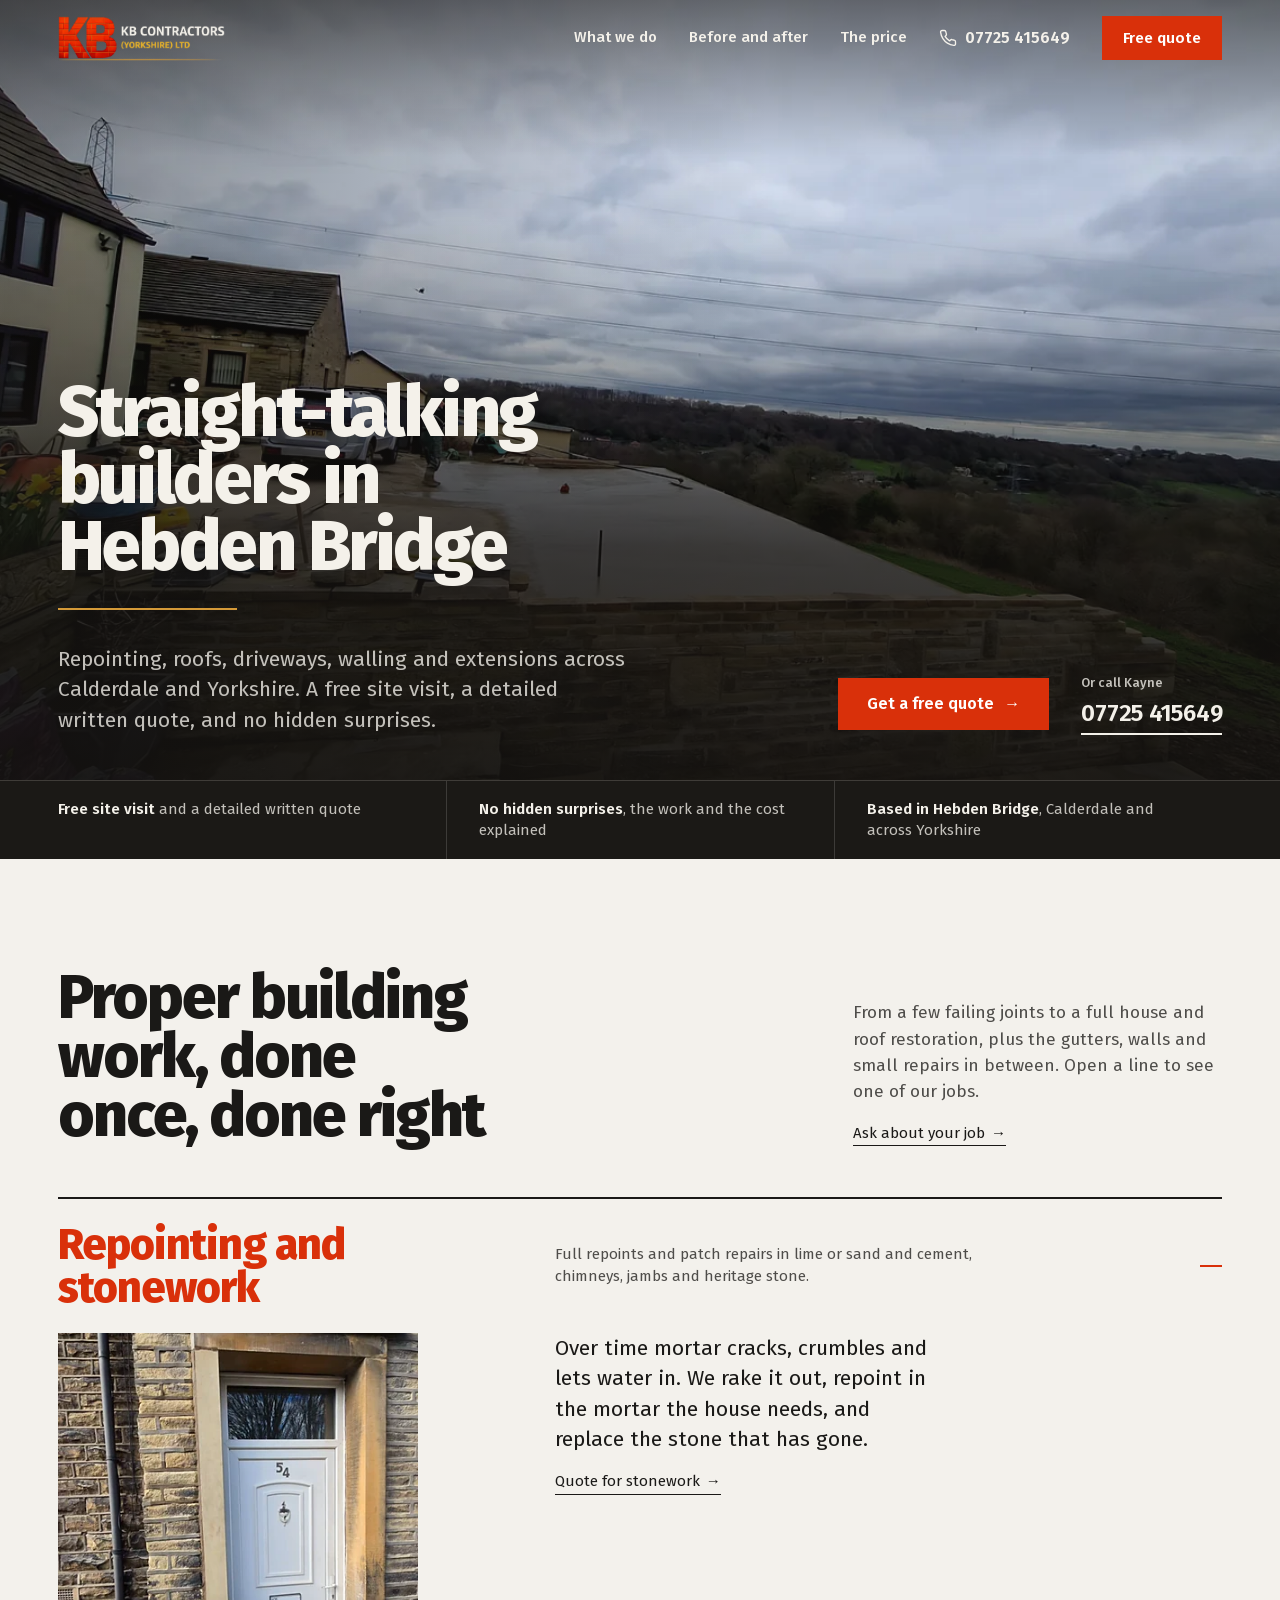
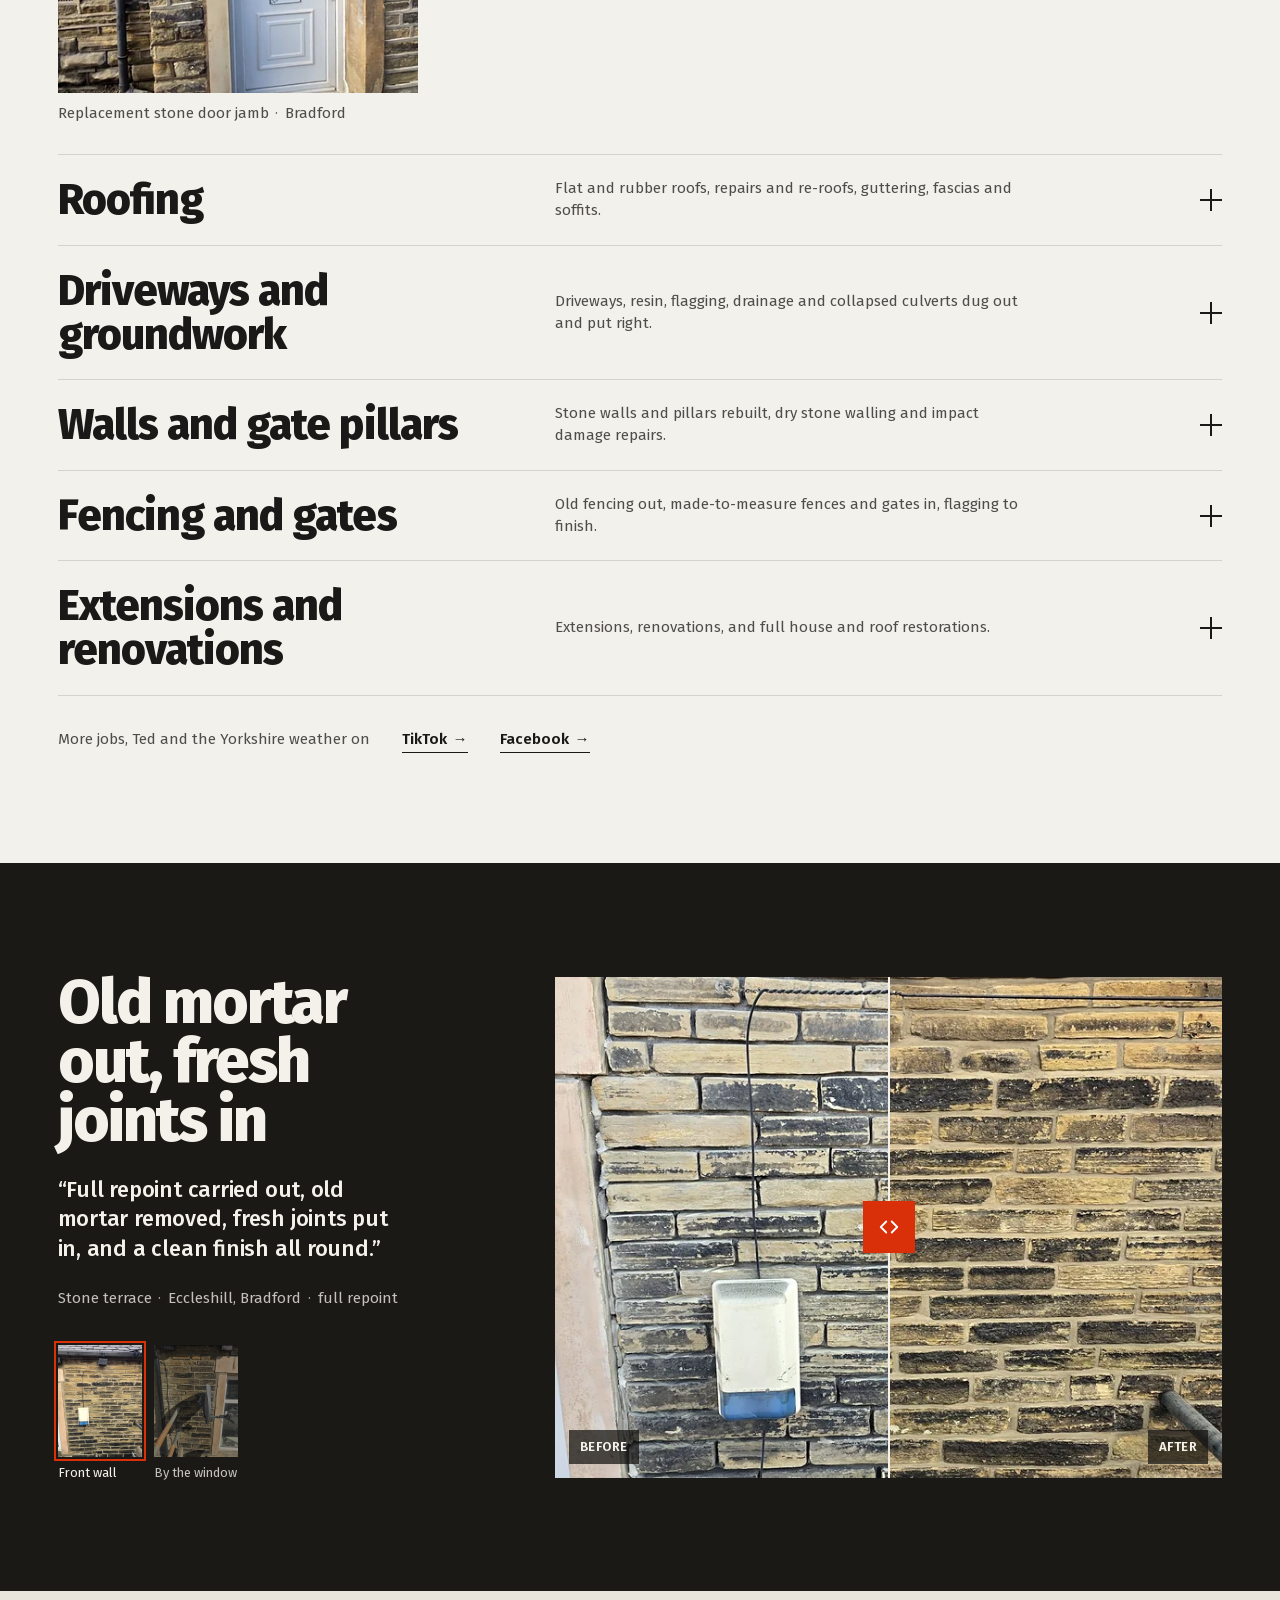
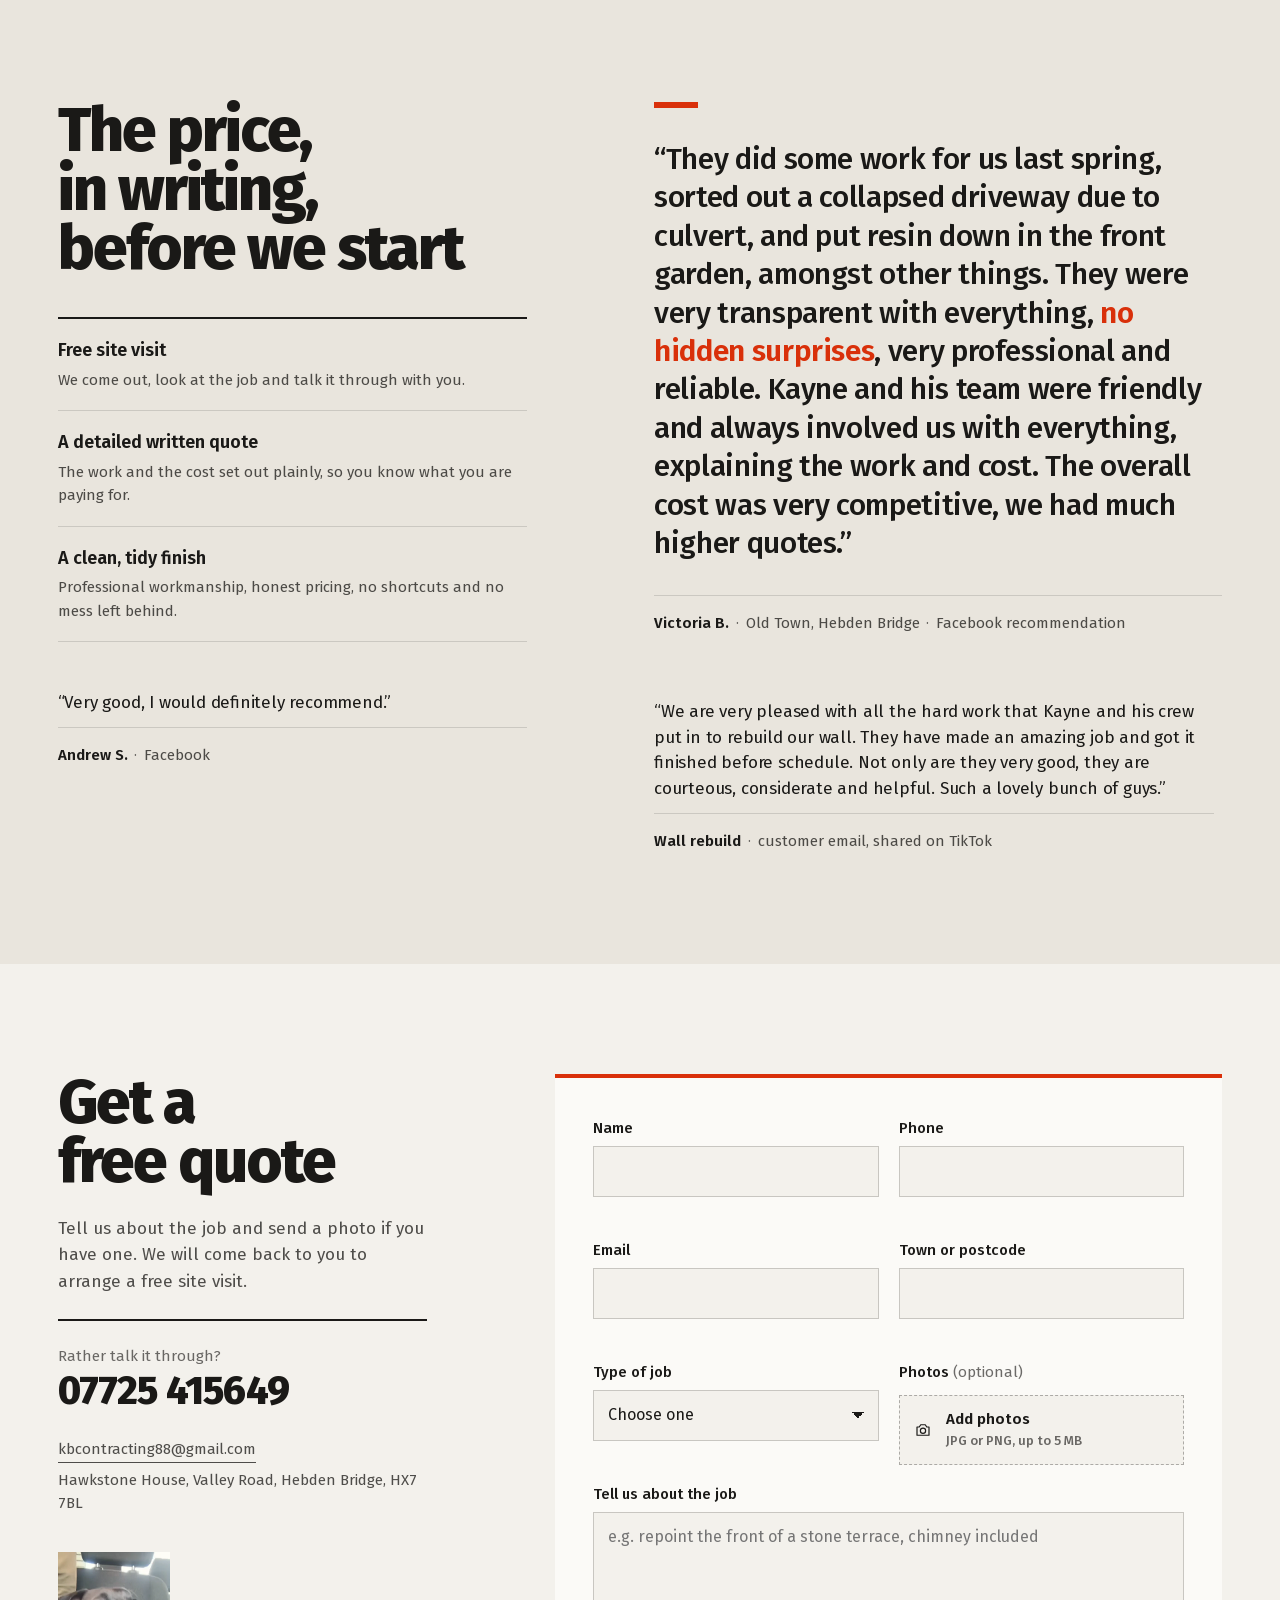
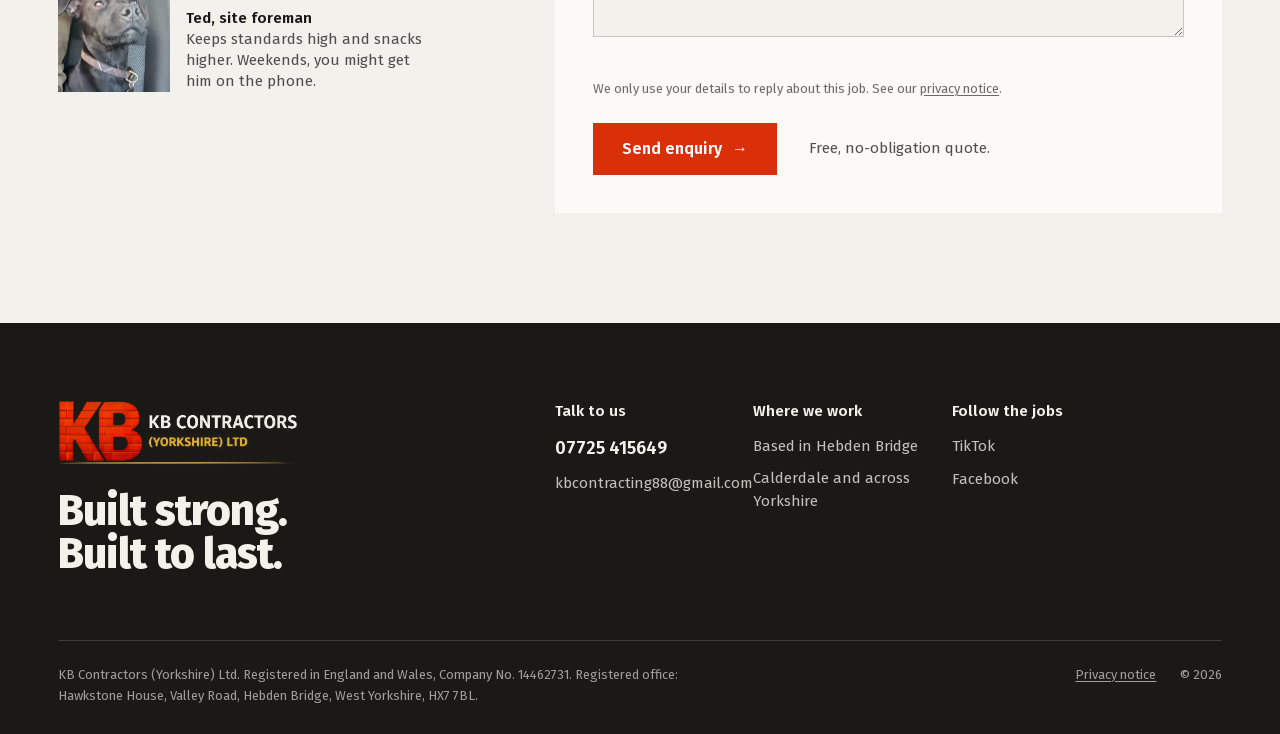
<file: index.html>
<!doctype html>
<html lang="en-GB">
<head>
<meta charset="utf-8">
<meta name="viewport" content="width=device-width, initial-scale=1, viewport-fit=cover">
<title>KB Contractors | Builders in Hebden Bridge, Calderdale and Yorkshire</title>
<meta name="description" content="Builders based in Hebden Bridge: repointing and stonework, roofing, driveways, fencing and extensions across Calderdale and Yorkshire. Free site visit and a detailed written quote. Call 07725 415649.">
<meta name="theme-color" content="#1B1916">
<link rel="canonical" href="https://kbcontractorsyorkshire.co.uk/">
<meta property="og:type" content="website">
<meta property="og:title" content="KB Contractors | Straight-talking builders in Hebden Bridge">
<meta property="og:description" content="Repointing, roofs, driveways, fencing and extensions across Calderdale and Yorkshire. Free site visit and a detailed written quote.">
<meta property="og:image" content="https://kbcontractorsyorkshire.co.uk/og.jpg">
<meta property="og:locale" content="en_GB">
<link rel="icon" href="favicon-32.png" sizes="32x32" type="image/png">
<link rel="apple-touch-icon" href="apple-touch-icon.png">
<link rel="preload" href="fonts/fira-800.woff2" as="font" type="font/woff2" crossorigin>
<link rel="preload" href="fonts/fira-400.woff2" as="font" type="font/woff2" crossorigin>
<link rel="preload" as="image" imagesrcset="img/hero-m-640.webp 640w, img/hero-m-960.webp 960w, img/hero-m-1280.webp 1280w, img/hero-m-1440.webp 1440w" imagesizes="100vw" media="(max-width: 759px)" fetchpriority="high">
<link rel="preload" as="image" imagesrcset="img/hero-1280.webp 1280w, img/hero-1920.webp 1920w, img/hero-2560.webp 2560w, img/hero-3200.webp 3200w, img/hero-6400.webp 6400w" imagesizes="100vw" media="(min-width: 760px)" fetchpriority="high">
<script>(function(d){d.classList.add('js');d.classList.add('no-intro')})(document.documentElement)</script>
<link rel="stylesheet" href="css/site.css?v=394176">
<script type="application/ld+json">{"@context": "https://schema.org", "@type": "GeneralContractor", "name": "KB Contractors (Yorkshire) Ltd", "alternateName": "KB Contractors", "url": "https://kbcontractorsyorkshire.co.uk/", "telephone": "+447725415649", "email": "kbcontracting88@gmail.com", "image": "https://kbcontractorsyorkshire.co.uk/og.jpg", "logo": "https://kbcontractorsyorkshire.co.uk/img/logo-lockup.png", "address": {"@type": "PostalAddress", "streetAddress": "Hawkstone House, Valley Road", "addressLocality": "Hebden Bridge", "addressRegion": "West Yorkshire", "postalCode": "HX7 7BL", "addressCountry": "GB"}, "areaServed": ["Hebden Bridge", "Calderdale", "West Yorkshire"], "sameAs": ["https://www.facebook.com/kbcontractorsyorkshire", "https://www.tiktok.com/@kbcontracting123"]}</script>
</head>
<body id="top">
<a class="skip" href="#main">Skip to content</a>

<header class="hd" data-nav>
  <div class="wrap hd__row">
    <a class="hd__logo" href="#top" aria-label="KB Contractors (Yorkshire) Ltd, back to top">
      <img class="is-dark" src="img/logo-lockup-dark.png" width="889" height="239" alt="KB Contractors (Yorkshire) Ltd">
      <img class="is-light" src="img/logo-lockup.png" width="889" height="239" alt="KB Contractors (Yorkshire) Ltd">
    </a>
    <nav class="hd__nav" aria-label="Main">
      <ul>
        <li><a href="#services">What we do</a></li>
        <li><a href="#repoint">Before and after</a></li>
        <li><a href="#price">The price</a></li>
      </ul>
    </nav>
    <a class="hd__tel tel" href="tel:+447725415649" aria-label="Call 07725 415649"><svg class="ico" viewBox="0 0 24 24" fill="none" stroke="currentColor" stroke-width="1.8" stroke-linecap="round" stroke-linejoin="round" aria-hidden="true"><path d="M22 16.9v3a2 2 0 0 1-2.2 2 19.8 19.8 0 0 1-8.6-3.1 19.5 19.5 0 0 1-6-6A19.8 19.8 0 0 1 2.1 4.2 2 2 0 0 1 4.1 2h3a2 2 0 0 1 2 1.7c.1.9.4 1.9.7 2.8a2 2 0 0 1-.5 2.1L8.1 9.9a16 16 0 0 0 6 6l1.3-1.3a2 2 0 0 1 2.1-.4c.9.3 1.8.6 2.8.7a2 2 0 0 1 1.7 2z"/></svg><span>07725 415649</span></a>
    <a class="btn btn--accent hd__cta" href="#quote">Free quote</a>
  </div>
</header>

<main id="main">
<section class="hero" data-hero data-callbar-hero aria-labelledby="h1">
  <picture class="hero__ph">
    <source media="(max-width: 759px)" srcset="img/hero-m-640.webp 640w, img/hero-m-960.webp 960w, img/hero-m-1280.webp 1280w, img/hero-m-1440.webp 1440w" sizes="100vw">
    <img src="img/hero-1920.webp" srcset="img/hero-1280.webp 1280w, img/hero-1920.webp 1920w, img/hero-2560.webp 2560w, img/hero-3200.webp 3200w, img/hero-6400.webp 6400w" sizes="100vw" width="6400" height="3600" alt="A new Yorkshire stone wall and concrete slab above the valley, with the KB pickup parked by the house" fetchpriority="high" decoding="async">
  </picture>
  <div class="wrap hero__base">
    <h1 id="h1" class="t-hero hero__h1 rv">Straight-talking builders in Hebden Bridge<span class="rule-gold" aria-hidden="true"></span></h1>
    <div class="hero__row">
      <p class="hero__lead rv" style="--delay:90ms"><span class="m-hide">Repointing, roofs, driveways, walling and extensions across Calderdale and Yorkshire. A free site visit, a detailed written quote, and no hidden surprises.</span><span class="m-only">Free site visit, written quote, no hidden surprises. Calderdale and across Yorkshire.</span></p>
      <div class="hero__act rv" style="--delay:160ms">
        <a class="btn btn--accent" href="#quote">Get a free quote <span class="btn__arr" aria-hidden="true">→</span></a>
        <a class="hero__tel" href="tel:+447725415649"><small>Or call Kayne</small><span>07725 415649</span></a>
      </div>
    </div>
  </div>
</section>

<div class="facts" aria-label="In short">
  <ul class="wrap">
    <li><b>Free site visit</b> and a detailed written quote</li>
    <li><b>No hidden surprises</b>, the work and the cost explained</li>
    <li><b>Based in Hebden Bridge</b>, Calderdale and across Yorkshire</li>
  </ul>
</div>

<section class="sec svc" id="services" aria-labelledby="svc-h">
  <div class="wrap">
    <header class="svc__head">
      <h2 id="svc-h" class="t-display rv">Proper building work, done once, done right</h2>
      <div class="svc__intro rv" style="--delay:90ms">
        <p>From a few failing joints to a full house and roof restoration, plus the gutters, walls and small repairs in between. Open a line to see one of our jobs.</p>
        <a class="link link--arrow t-small" href="#quote">Ask about your job</a>
      </div>
    </header>
    <div class="svc__list">
      <details class="svc__row" open>
        <summary class="svc__sum">
          <h3 class="svc__title">Repointing and stonework</h3>
          <span class="svc__desc">Full repoints and patch repairs in lime or sand and cement, chimneys, jambs and heritage stone.</span>
          <span class="svc__mark" aria-hidden="true"></span>
        </summary>
        <div class="svc__panel"><div class="svc__inner"><div class="svc__body">
          <div class="svc__copy">
            <p>Over time mortar cracks, crumbles and lets water in. We rake it out, repoint in the mortar the house needs, and replace the stone that has gone.</p>
            <a class="link link--arrow t-small" href="#quote" aria-label="Get a quote for stonework">Quote for stonework</a>
          </div>
          <figure class="svc__fig">
            <div class="ph"><img src="img/jamb-576.webp" srcset="img/jamb-400.webp 400w, img/jamb-576.webp 576w" sizes="(max-width: 759px) 92vw, (max-width: 1023px) 46vw, 30vw" width="576" height="720" alt="A stone terraced house with a new stone door jamb and a white front door" loading="lazy" decoding="async"></div>
            <figcaption class="t-caption">Replacement stone door jamb<span class="dot"></span>Bradford</figcaption>
          </figure>
        </div></div></div>
      </details>
      <details class="svc__row">
        <summary class="svc__sum">
          <h3 class="svc__title">Roofing</h3>
          <span class="svc__desc">Flat and rubber roofs, repairs and re-roofs, guttering, fascias and soffits.</span>
          <span class="svc__mark" aria-hidden="true"></span>
        </summary>
        <div class="svc__panel"><div class="svc__inner"><div class="svc__body">
          <div class="svc__copy">
            <p>A new flat roof with rooflights in Harrogate, filmed on the day it was finished.</p>
            <a class="link link--arrow t-small" href="#quote" aria-label="Get a quote for a roof">Quote for a roof</a>
          </div>
          <figure class="svc__fig">
            <div class="ph" data-clip><img src="img/roof-576.webp" srcset="img/roof-400.webp 400w, img/roof-576.webp 576w" sizes="(max-width: 759px) 92vw, (max-width: 1023px) 46vw, 30vw" width="576" height="720" alt="A new grey flat roof with a rooflight beside a white bungalow and garden" loading="lazy" decoding="async"><video muted playsinline loop preload="none" width="576" height="720" data-mp4="video/roof.mp4" data-webm="video/roof.webm" aria-hidden="true"></video></div>
            <figcaption class="t-caption">Flat roof with rooflights<span class="dot"></span>Harrogate</figcaption>
          </figure>
        </div></div></div>
      </details>
      <details class="svc__row">
        <summary class="svc__sum">
          <h3 class="svc__title">Driveways and groundwork</h3>
          <span class="svc__desc">Driveways, resin, flagging, drainage and collapsed culverts dug out and put right.</span>
          <span class="svc__mark" aria-hidden="true"></span>
        </summary>
        <div class="svc__panel"><div class="svc__inner"><div class="svc__body">
          <div class="svc__copy">
            <p>In our words at the time: driveway finished, collapsed culvert chased out, pipe in, limestone finish.</p>
            <a class="link link--arrow t-small" href="#quote" aria-label="Get a quote for a driveway">Quote for a driveway</a>
          </div>
          <figure class="svc__fig">
            <div class="ph"><img src="img/culvert-750.webp" srcset="img/culvert-400.webp 400w, img/culvert-600.webp 600w, img/culvert-750.webp 750w" sizes="(max-width: 759px) 92vw, (max-width: 1023px) 46vw, 30vw" width="750" height="938" alt="A rebuilt limestone driveway between a stone wall and a timber fence" loading="lazy" decoding="async"></div>
            <figcaption class="t-caption">Collapsed culvert, new pipe, limestone finish</figcaption>
          </figure>
        </div></div></div>
      </details>
      <details class="svc__row">
        <summary class="svc__sum">
          <h3 class="svc__title">Walls and gate pillars</h3>
          <span class="svc__desc">Stone walls and pillars rebuilt, dry stone walling and impact damage repairs.</span>
          <span class="svc__mark" aria-hidden="true"></span>
        </summary>
        <div class="svc__panel"><div class="svc__inner"><div class="svc__body">
          <div class="svc__copy">
            <p>Walls that have been knocked down or have fallen down, rebuilt stone by stone so they still look like they belong to the house.</p>
            <a class="link link--arrow t-small" href="#quote" aria-label="Get a quote for a wall">Quote for a wall</a>
          </div>
          <figure class="svc__fig">
            <div class="ph"><img src="img/walling-2304.webp" srcset="img/walling-400.webp 400w, img/walling-600.webp 600w, img/walling-800.webp 800w, img/walling-1000.webp 1000w, img/walling-1200.webp 1200w, img/walling-2304.webp 2304w" sizes="(max-width: 759px) 92vw, (max-width: 1023px) 46vw, 30vw" width="2304" height="2880" alt="A rebuilt sandstone gate pillar beside a cottage garden" loading="lazy" decoding="async"></div>
            <figcaption class="t-caption">Stone gate pillar rebuilt</figcaption>
          </figure>
        </div></div></div>
      </details>
      <details class="svc__row">
        <summary class="svc__sum">
          <h3 class="svc__title">Fencing and gates</h3>
          <span class="svc__desc">Old fencing out, made-to-measure fences and gates in, flagging to finish.</span>
          <span class="svc__mark" aria-hidden="true"></span>
        </summary>
        <div class="svc__panel"><div class="svc__inner"><div class="svc__body">
          <div class="svc__copy">
            <p>Old fencing removed and replaced with a built-up fence and gate, made to measure. Clean, straight lines and a proper finish all round.</p>
            <a class="link link--arrow t-small" href="#quote" aria-label="Get a quote for fencing">Quote for fencing</a>
          </div>
          <figure class="svc__fig">
            <div class="ph"><img src="img/fence-576.webp" srcset="img/fence-400.webp 400w, img/fence-576.webp 576w" sizes="(max-width: 759px) 92vw, (max-width: 1023px) 46vw, 30vw" width="576" height="720" alt="A new dark timber fence and gate on a stone base between two brick walls" loading="lazy" decoding="async"></div>
            <figcaption class="t-caption">Fence and gate<span class="dot"></span>Wakefield</figcaption>
          </figure>
        </div></div></div>
      </details>
      <details class="svc__row">
        <summary class="svc__sum">
          <h3 class="svc__title">Extensions and renovations</h3>
          <span class="svc__desc">Extensions, renovations, and full house and roof restorations.</span>
          <span class="svc__mark" aria-hidden="true"></span>
        </summary>
        <div class="svc__panel"><div class="svc__inner"><div class="svc__body">
          <div class="svc__copy">
            <p>This corner building had come down. We rebuilt the brickwork and the roof and handed it back as a working shop.</p>
            <a class="link link--arrow t-small" href="#quote" aria-label="Get a quote for building work">Quote for building work</a>
          </div>
          <figure class="svc__pair">
            <div class="ph"><img src="img/ashton-before-945.webp" srcset="img/ashton-before-400.webp 400w, img/ashton-before-600.webp 600w, img/ashton-before-800.webp 800w, img/ashton-before-945.webp 945w" sizes="(max-width: 759px) 46vw, (max-width: 1023px) 24vw, 22vw" width="945" height="1181" alt="The corner of a brick terrace collapsed into the street" loading="lazy" decoding="async"><span>Before</span></div>
            <div class="ph"><img src="img/ashton-after-1536.webp" srcset="img/ashton-after-400.webp 400w, img/ashton-after-600.webp 600w, img/ashton-after-800.webp 800w, img/ashton-after-1000.webp 1000w, img/ashton-after-1200.webp 1200w, img/ashton-after-1536.webp 1536w" sizes="(max-width: 759px) 46vw, (max-width: 1023px) 24vw, 22vw" width="1536" height="1920" alt="The same corner building rebuilt with a new roof and shopfront" loading="lazy" decoding="async"><span>After</span></div>
            <figcaption class="t-caption">Full house and roof restoration<span class="dot"></span>Ashton-under-Lyne</figcaption>
          </figure>
        </div></div></div>
      </details>
    </div>
    <p class="svc__foot">More jobs, Ted and the Yorkshire weather on <a class="link link--arrow" href="https://www.tiktok.com/@kbcontracting123" rel="noopener" target="_blank">TikTok</a> <a class="link link--arrow" href="https://www.facebook.com/kbcontractorsyorkshire" rel="noopener" target="_blank">Facebook</a></p>
  </div>
</section>

<section class="sec on-dark rp" id="repoint" data-client-only data-signature aria-labelledby="rp-h">
  <div class="wrap rp__grid">
    <div class="rp__text">
      <h2 id="rp-h" class="t-display rv">Old mortar out, fresh joints in</h2>
      <blockquote class="rp__q rv" style="--delay:90ms"><p>“Full repoint carried out, old mortar removed, fresh joints put in, and a clean finish all round.”</p></blockquote>
      <p class="rp__cap t-caption rv" style="--delay:150ms">Stone terrace<span class="dot"></span>Eccleshill, Bradford<span class="dot"></span>full repoint</p>
      <div class="rp__pick" role="group" aria-label="Choose a view of the same house">
        <button class="rp__btn" type="button" aria-pressed="true" data-pair="0"><img src="img/repoint-1-after-480.webp" width="84" height="112" alt="Front wall, after" loading="lazy"><span>Front wall</span></button>
        <button class="rp__btn" type="button" aria-pressed="false" data-pair="1"><img src="img/repoint-3-after-480.webp" width="84" height="112" alt="By the window, after" loading="lazy"><span>By the window</span></button>
      </div>
    </div>
    <div class="rp__stage">
      <div class="ba" data-ba style="--x:50%">
        <img class="ba__before" src="img/repoint-1-before-1459.webp" srcset="img/repoint-1-before-480.webp 480w, img/repoint-1-before-720.webp 720w, img/repoint-1-before-960.webp 960w, img/repoint-1-before-1200.webp 1200w, img/repoint-1-before-1459.webp 1459w" sizes="(max-width: 759px) 92vw, (max-width: 1023px) 560px, 52vw" width="1459" height="1945" alt="Before: the stone wall with old, failing dark mortar joints" loading="lazy" decoding="async">
        <img class="ba__after" src="img/repoint-1-after-1459.webp" srcset="img/repoint-1-after-480.webp 480w, img/repoint-1-after-720.webp 720w, img/repoint-1-after-960.webp 960w, img/repoint-1-after-1200.webp 1200w, img/repoint-1-after-1459.webp 1459w" sizes="(max-width: 759px) 92vw, (max-width: 1023px) 560px, 52vw" width="1459" height="1945" alt="After: the same wall repointed with fresh, clean joints" loading="lazy" decoding="async">
        <span class="ba__tag ba__tag--b" aria-hidden="true">Before</span>
        <span class="ba__tag ba__tag--a" aria-hidden="true">After</span>
        <span class="ba__line" aria-hidden="true"><span class="ba__knob"><svg viewBox="0 0 24 24" width="22" height="22" fill="none" stroke="currentColor" stroke-width="2" stroke-linecap="round" stroke-linejoin="round" aria-hidden="true"><path d="M9 6l-6 6 6 6M15 6l6 6-6 6"/></svg></span></span>
        <input class="ba__range" type="range" min="0" max="100" value="50" step="0.5" aria-label="Compare before and after">
      </div>
    </div>
  </div>
</section>

<section class="sec bg-2 straight" id="price" aria-labelledby="price-h">
  <div class="wrap straight__grid">
    <div class="straight__l">
      <h2 id="price-h" class="t-display rv">The price, in writing, before we start</h2>
      <ol class="steps">
        <li class="rv"><b>Free site visit</b><span>We come out, look at the job and talk it through with you.</span></li>
        <li class="rv" style="--delay:90ms"><b>A detailed written quote</b><span>The work and the cost set out plainly, so you know what you are paying for.</span></li>
        <li class="rv" style="--delay:180ms"><b>A clean, tidy finish</b><span>Professional workmanship, honest pricing, no shortcuts and no mess left behind.</span></li>
      </ol>
      <figure class="straight__aside rv">
        <blockquote class="review review--s"><p>“Very good, I would definitely recommend.”</p></blockquote>
        <figcaption class="review__who"><b>Andrew S.</b><span class="dot"></span>Facebook</figcaption>
      </figure>
    </div>
    <div class="straight__r">
      <figure class="rv" style="--delay:120ms">
        <span class="quote__mark" aria-hidden="true"></span>
        <blockquote class="review"><p>“They did some work for us last spring, sorted out a collapsed driveway due to culvert, and put resin down in the front garden, amongst other things. They were very transparent with everything, <mark>no hidden surprises</mark>, very professional and reliable.<span class="r-more"> Kayne and his team were friendly and always involved us with everything, explaining the work and cost. The overall cost was very competitive, we had much higher quotes.</span>”</p></blockquote>
        <figcaption class="review__who"><b>Victoria B.</b><span class="dot"></span>Old Town, Hebden Bridge<span class="dot"></span>Facebook recommendation</figcaption>
      </figure>
      <div class="review__more">
        <figure class="rv" style="--delay:200ms">
          <blockquote class="review review--s"><p>“We are very pleased with all the hard work that Kayne and his crew put in to rebuild our wall. They have made an amazing job and got it finished before schedule. Not only are they very good, they are courteous, considerate and helpful. Such a lovely bunch of guys.”</p></blockquote>
          <figcaption class="review__who"><b>Wall rebuild</b><span class="dot"></span>customer email, shared on TikTok</figcaption>
        </figure>
      </div>
    </div>
  </div>
</section>

<section class="sec qf" id="quote" aria-labelledby="quote-h">
  <div class="wrap qf__grid">
    <div class="qf__side">
      <h2 id="quote-h" class="t-display rv">Get a free quote</h2>
      <p class="rv" style="--delay:90ms">Tell us about the job and send a photo if you have one. We will come back to you to arrange a free site visit.</p>
      <div class="qf__call rv" style="--delay:150ms">
        <small>Rather talk it through?</small>
        <a class="tel" href="tel:+447725415649">07725 415649</a>
      </div>
      <div class="qf__meta">
        <a class="link" href="mailto:kbcontracting88@gmail.com">kbcontracting88@gmail.com</a>
        <span>Hawkstone House, Valley Road, Hebden Bridge, HX7 7BL</span>
      </div>
      <figure class="ted">
        <div class="ph"><img src="img/ted-600.webp" srcset="img/ted-400.webp 400w, img/ted-600.webp 600w" sizes="112px" width="600" height="750" alt="Ted, a black Staffie cross, strapped into the van seat" loading="lazy" decoding="async"></div>
        <figcaption><b>Ted, site foreman</b>Keeps standards high and snacks higher. Weekends, you might get him on the phone.</figcaption>
      </figure>
    </div>
    <div class="qf__panel">
      <form class="qf__form" action="https://formsubmit.co/kbcontracting88@gmail.com" method="post" enctype="multipart/form-data" data-qf novalidate>
        <input type="hidden" name="_subject" value="New quote request from the website">
        <input type="hidden" name="_template" value="table">
        <input class="sr" type="text" name="_honey" tabindex="-1" autocomplete="off" aria-hidden="true">
        <div class="field" data-field>
          <label for="f-name">Name</label>
          <input id="f-name" name="name" type="text" autocomplete="name" required data-error="Please add your name" aria-describedby="f-name-m">
          <p class="msg" id="f-name-m" data-msg></p>
        </div>
        <div class="field" data-field>
          <label for="f-tel">Phone</label>
          <input id="f-tel" name="phone" type="tel" inputmode="tel" autocomplete="tel" required data-error="Please add a phone number we can call" aria-describedby="f-tel-m">
          <p class="msg" id="f-tel-m" data-msg></p>
        </div>
        <div class="field" data-field>
          <label for="f-mail">Email</label>
          <input id="f-mail" name="email" type="email" autocomplete="email" required data-error="Please add an email address" aria-describedby="f-mail-m">
          <p class="msg" id="f-mail-m" data-msg></p>
        </div>
        <div class="field" data-field>
          <label for="f-where">Town or postcode</label>
          <input id="f-where" name="location" type="text" autocomplete="postal-code" required data-error="Please tell us where the job is" aria-describedby="f-where-m">
          <p class="msg" id="f-where-m" data-msg></p>
        </div>
        <div class="field" data-field>
          <label for="f-type">Type of job</label>
          <select id="f-type" name="job_type" required data-error="Please pick the closest type of job" aria-describedby="f-type-m">
            <option value="">Choose one</option>
            <option>Repointing, brick or stonework</option>
            <option>Roofing, flat roof, gutters</option>
            <option>Driveway, resin, flagging</option>
            <option>Fencing and gates</option>
            <option>Extension or renovation</option>
            <option>Property maintenance</option>
            <option>Something else</option>
          </select>
          <p class="msg" id="f-type-m" data-msg></p>
        </div>
        <div class="field">
          <span class="flabel" id="f-files-l">Photos <i>(optional)</i></span>
          <label class="file">
            <svg class="ico" viewBox="0 0 24 24" fill="none" stroke="currentColor" stroke-width="1.6" stroke-linecap="round" stroke-linejoin="round" aria-hidden="true"><path d="M4 8h3l2-3h6l2 3h3v11H4z"/><circle cx="12" cy="13" r="3.5"/></svg>
            <span class="file__t"><b>Add photos</b><span class="file__n" data-files>JPG or PNG, up to 5 MB</span></span>
            <input type="file" name="attachment" accept="image/jpeg,image/png,image/heic" multiple aria-labelledby="f-files-l">
          </label>
        </div>
        <div class="field full" data-field>
          <label for="f-msg">Tell us about the job</label>
          <textarea id="f-msg" name="message" rows="4" required placeholder="e.g. repoint the front of a stone terrace, chimney included" data-error="A few words about the job, please" aria-describedby="f-msg-m"></textarea>
          <p class="msg" id="f-msg-m" data-msg></p>
        </div>
        <p class="qf__consent">We only use your details to reply about this job. See our <a href="privacy.html">privacy notice</a>.</p>
        <div class="qf__send">
          <button class="btn btn--accent" type="submit">Send enquiry <span class="btn__arr" aria-hidden="true">→</span></button>
          <p>Free, no-obligation quote.</p>
        </div>
        <p class="msg full" data-fail role="alert" hidden>That did not send. Please call 07725 415649 or email kbcontracting88@gmail.com.</p>
      </form>
      <div class="qf__done" role="status" tabindex="-1" hidden>
        <p>Thanks, that has come through</p>
        <p class="t-body">We will get back to you on <span class="tel" data-done-tel></span> to sort a time for a free site visit.</p>
      </div>
    </div>
  </div>
</section>
</main>

<footer class="ft on-dark">
  <div class="wrap">
    <div class="ft__top">
      <div class="ft__brand">
        <img src="img/logo-lockup-dark.png" width="889" height="239" alt="KB Contractors (Yorkshire) Ltd" loading="lazy">
        <p class="ft__line">Built strong.<br>Built to last.</p>
      </div>
      <div class="ft__col">
        <h3>Talk to us</h3>
        <a class="ft__tel tel" href="tel:+447725415649">07725 415649</a>
        <a href="mailto:kbcontracting88@gmail.com">kbcontracting88@gmail.com</a>
      </div>
      <div class="ft__col">
        <h3>Where we work</h3>
        <span>Based in Hebden Bridge</span>
        <span>Calderdale and across Yorkshire</span>
      </div>
      <div class="ft__col m-hide">
        <h3>Follow the jobs</h3>
        <a href="https://www.tiktok.com/@kbcontracting123" rel="noopener" target="_blank">TikTok</a>
        <a href="https://www.facebook.com/kbcontractorsyorkshire" rel="noopener" target="_blank">Facebook</a>
      </div>
    </div>
    <div class="ft__legal">
      <p>KB Contractors (Yorkshire) Ltd. Registered in England and Wales, Company No. 14462731. Registered office: Hawkstone House, Valley Road, Hebden Bridge, West Yorkshire, HX7 7BL.</p>
      <ul>
        <li><a href="privacy.html">Privacy notice</a></li>
        <li><span>© 2026</span></li>
      </ul>
    </div>
  </div>
</footer>

<div class="cb" data-callbar role="group" aria-label="Quick actions">
  <a class="btn" href="tel:+447725415649"><svg class="ico" viewBox="0 0 24 24" fill="none" stroke="currentColor" stroke-width="1.8" stroke-linecap="round" stroke-linejoin="round" aria-hidden="true"><path d="M22 16.9v3a2 2 0 0 1-2.2 2 19.8 19.8 0 0 1-8.6-3.1 19.5 19.5 0 0 1-6-6A19.8 19.8 0 0 1 2.1 4.2 2 2 0 0 1 4.1 2h3a2 2 0 0 1 2 1.7c.1.9.4 1.9.7 2.8a2 2 0 0 1-.5 2.1L8.1 9.9a16 16 0 0 0 6 6l1.3-1.3a2 2 0 0 1 2.1-.4c.9.3 1.8.6 2.8.7a2 2 0 0 1 1.7 2z"/></svg><span>Call</span></a>
  <a class="btn btn--accent" href="#quote">Free quote</a>
</div>

<script>window.KB_PAIRS=[{"b": "img/repoint-1-before-480.webp 480w, img/repoint-1-before-720.webp 720w, img/repoint-1-before-960.webp 960w, img/repoint-1-before-1200.webp 1200w, img/repoint-1-before-1459.webp 1459w", "a": "img/repoint-1-after-480.webp 480w, img/repoint-1-after-720.webp 720w, img/repoint-1-after-960.webp 960w, img/repoint-1-after-1200.webp 1200w, img/repoint-1-after-1459.webp 1459w", "bs": "img/repoint-1-before-1459.webp", "as": "img/repoint-1-after-1459.webp", "label": "Front wall"}, {"b": "img/repoint-3-before-480.webp 480w, img/repoint-3-before-720.webp 720w, img/repoint-3-before-960.webp 960w, img/repoint-3-before-1200.webp 1200w, img/repoint-3-before-1447.webp 1447w", "a": "img/repoint-3-after-480.webp 480w, img/repoint-3-after-720.webp 720w, img/repoint-3-after-960.webp 960w, img/repoint-3-after-1200.webp 1200w, img/repoint-3-after-1447.webp 1447w", "bs": "img/repoint-3-before-1447.webp", "as": "img/repoint-3-after-1447.webp", "label": "By the window"}]</script>
<script src="js/lenis.min.js" defer></script>
<script src="js/site.js?v=394176" defer></script>
</body>
</html>
</file>
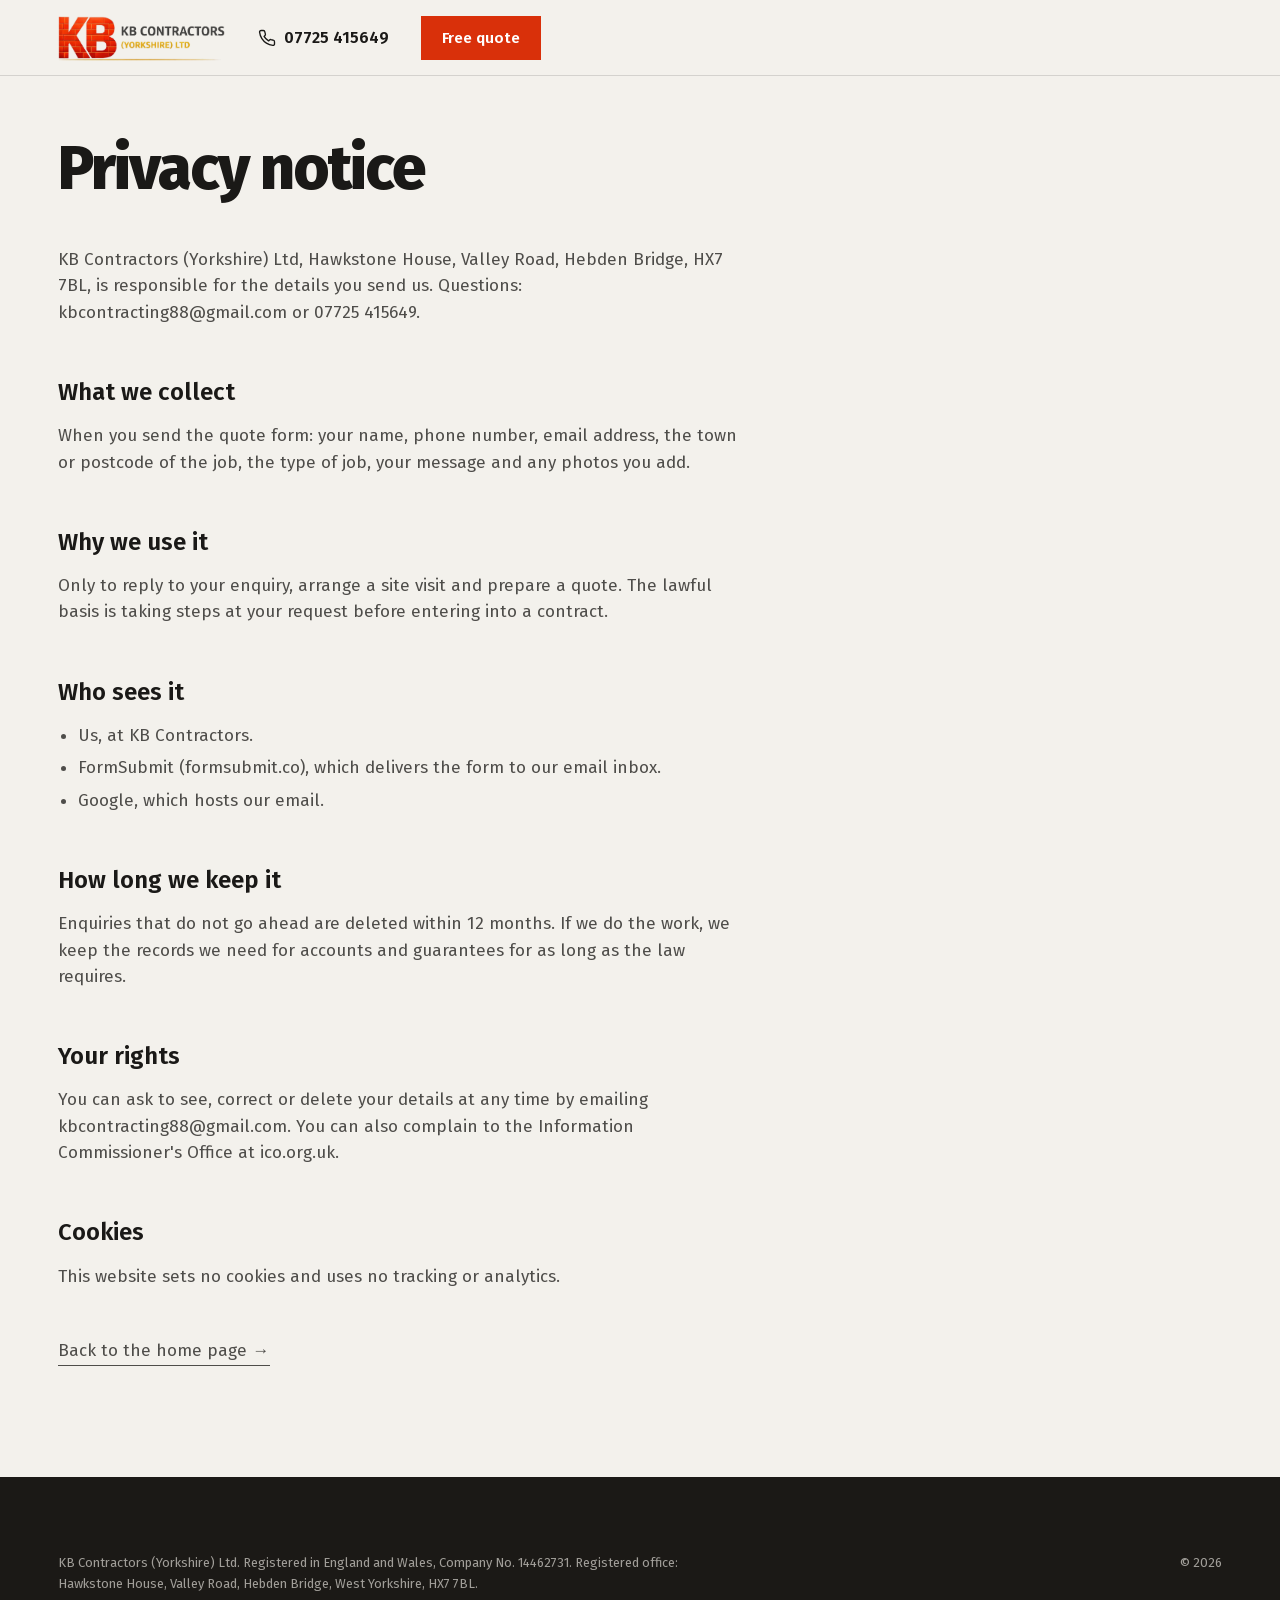
<file: privacy.html>
<!doctype html>
<html lang="en-GB">
<head>
<meta charset="utf-8">
<meta name="viewport" content="width=device-width, initial-scale=1, viewport-fit=cover">
<title>Privacy notice | KB Contractors</title>
<meta name="description" content="How KB Contractors (Yorkshire) Ltd uses the details you send through the quote form.">
<meta name="robots" content="noindex">
<meta name="theme-color" content="#F3F1EC">
<link rel="canonical" href="https://kbcontractorsyorkshire.co.uk/privacy.html">
<link rel="icon" href="favicon-32.png" sizes="32x32" type="image/png">
<script>(function(d){d.classList.add('js');d.classList.add('no-intro')})(document.documentElement)</script>
<link rel="stylesheet" href="css/site.css?v=394176">
</head>
<body id="top">
<header class="hd is-solid" data-nav>
  <div class="wrap hd__row">
    <a class="hd__logo" href="./" aria-label="KB Contractors, home">
      <img class="is-dark" src="img/logo-lockup-dark.png" width="889" height="239" alt="">
      <img class="is-light" src="img/logo-lockup.png" width="889" height="239" alt="">
    </a>
    <a class="hd__tel tel" href="tel:+447725415649" aria-label="Call 07725 415649"><svg class="ico" viewBox="0 0 24 24" fill="none" stroke="currentColor" stroke-width="1.8" stroke-linecap="round" stroke-linejoin="round" aria-hidden="true"><path d="M22 16.9v3a2 2 0 0 1-2.2 2 19.8 19.8 0 0 1-8.6-3.1 19.5 19.5 0 0 1-6-6A19.8 19.8 0 0 1 2.1 4.2 2 2 0 0 1 4.1 2h3a2 2 0 0 1 2 1.7c.1.9.4 1.9.7 2.8a2 2 0 0 1-.5 2.1L8.1 9.9a16 16 0 0 0 6 6l1.3-1.3a2 2 0 0 1 2.1-.4c.9.3 1.8.6 2.8.7a2 2 0 0 1 1.7 2z"/></svg><span>07725 415649</span></a>
    <a class="btn btn--accent hd__cta" href="./#quote">Free quote</a>
  </div>
</header>
<main class="wrap doc sec">
  <h1 class="t-display">Privacy notice</h1>
  <p>KB Contractors (Yorkshire) Ltd, Hawkstone House, Valley Road, Hebden Bridge, HX7 7BL, is responsible for the details you send us. Questions: kbcontracting88@gmail.com or 07725 415649.</p>
  <h2>What we collect</h2>
  <p>When you send the quote form: your name, phone number, email address, the town or postcode of the job, the type of job, your message and any photos you add.</p>
  <h2>Why we use it</h2>
  <p>Only to reply to your enquiry, arrange a site visit and prepare a quote. The lawful basis is taking steps at your request before entering into a contract.</p>
  <h2>Who sees it</h2>
  <ul>
    <li>Us, at KB Contractors.</li>
    <li>FormSubmit (formsubmit.co), which delivers the form to our email inbox.</li>
    <li>Google, which hosts our email.</li>
  </ul>
  <h2>How long we keep it</h2>
  <p>Enquiries that do not go ahead are deleted within 12 months. If we do the work, we keep the records we need for accounts and guarantees for as long as the law requires.</p>
  <h2>Your rights</h2>
  <p>You can ask to see, correct or delete your details at any time by emailing kbcontracting88@gmail.com. You can also complain to the Information Commissioner's Office at ico.org.uk.</p>
  <h2>Cookies</h2>
  <p>This website sets no cookies and uses no tracking or analytics.</p>
  <p style="margin-top:48px"><a class="link link--arrow" href="./">Back to the home page</a></p>
</main>
<footer class="ft on-dark">
  <div class="wrap">
    <div class="ft__legal" style="margin-top:0;border-top:0;padding-top:0">
      <p>KB Contractors (Yorkshire) Ltd. Registered in England and Wales, Company No. 14462731. Registered office: Hawkstone House, Valley Road, Hebden Bridge, West Yorkshire, HX7 7BL.</p>
      <ul><li><span>© 2026</span></li></ul>
    </div>
  </div>
</footer>
<script src="js/site.js?v=394176" defer></script>
</body>
</html>
</file>
<file: css/site.css>
/* signature-web v3 · base/tokens.css
   Every module reads ONLY these tokens. A build derives the values from the client
   (wordmark skeleton, photography, trade); the names never change.
   Defaults below are a warm editorial set used for library previews. */
:root {
  /* ---- colour: warm neutrals carrying 2 to 4 percent of the brand hue; one accent ---- */
  --c-bg: #F6F4EF;                 /* ground */
  --c-bg-2: #ECE8E0;               /* second ground for rhythm shifts */
  --c-bg-3: #1E1C1A;               /* the one dark ground, used once or twice per page */
  --c-ink: #1B1A18;                /* text on light */
  --c-ink-2: rgb(27 26 24 / .74);  /* secondary text, 6.3:1 on --c-bg */
  --c-ink-3: rgb(27 26 24 / .62);  /* captions and functional labels, 4.6:1 on --c-bg (measured; .42 was 2.6:1) */
  --c-line: rgb(27 26 24 / .14);   /* hairlines, always alpha, never #ddd */
  --c-paper: #FFFFFF;              /* surfaces on --c-bg (cards are rare; use plates) */
  --c-accent: #7A2E2E;             /* ONE accent; rationed: primary action, one word, one line */
  --c-accent-ink: #FFFFFF;
  --c-on-dark: #F6F4EF;
  --c-on-dark-2: rgb(246 244 239 / .76);
  --c-line-dark: rgb(246 244 239 / .16);

  /* ---- type: display face from the client's wordmark, text face pairs with it ---- */
  --f-display: "Instrument Serif", Georgia, "Times New Roman", serif;
  --f-text: "Figtree", "Helvetica Neue", Arial, sans-serif;
  --f-mono: "IBM Plex Mono", ui-monospace, Menlo, monospace;   /* figures, prices, codes only */

  /* fluid scale: real steps, display capped near 72px, floors readable on a 375 phone */
  --t-display: clamp(2.5rem, 1.35rem + 3.7vw, 4.5rem);   /* 40 → 72 */
  --t-display-xl: clamp(3rem, 1.4rem + 5.4vw, 6rem);     /* 48 → 96, for a 1 to 3 word poster line only */
  --t-h2: clamp(1.75rem, 1.15rem + 1.9vw, 2.75rem);      /* 28 → 44 */
  --t-h3: clamp(1.25rem, 1.08rem + .6vw, 1.5rem);        /* 20 → 24 */
  --t-lead: clamp(1.125rem, 1.02rem + .4vw, 1.3125rem);  /* 18 → 21 */
  --t-body: 1.0625rem;                                   /* 17 */
  --t-small: .9375rem;                                   /* 15 */
  --t-label: .8125rem;                                   /* 13, functional labels only */
  --lh-display: .98;
  --lh-h2: 1.08;
  --lh-body: 1.55;
  --track-display: -.025em;
  --track-h2: -.015em;
  --track-label: .06em;
  --w-display: 400;
  --w-h2: 500;
  --w-body: 400;
  --measure: 58ch;

  /* ---- space: one scale, every gap on it ---- */
  --s-1: 4px;  --s-2: 8px;  --s-3: 12px; --s-4: 16px; --s-5: 24px; --s-6: 32px;
  --s-7: 48px; --s-8: 64px; --s-9: 96px; --s-10: 128px; --s-11: 160px; --s-12: 200px;
  --sec: clamp(72px, 5.5vw + 40px, 152px);        /* section air, content-heavy */
  --sec-tight: clamp(44px, 3.5vw + 24px, 88px);   /* proof strips, breaks, footer */
  --sec-top: var(--sec);
  --sec-bottom: var(--sec);

  /* ---- layout ---- */
  --wrap: 1320px;
  --gutter: clamp(20px, 4.5vw, 72px);
  --col-gap: clamp(16px, 2.2vw, 32px);
  --plate-gap: clamp(12px, 1.6vw, 24px);

  /* ---- motion: two curves, four durations, one rise, one zoom, one lift ---- */
  --ease: cubic-bezier(.33, 1, .68, 1);      /* every entrance, reveal, hover */
  --ease-io: cubic-bezier(.65, 0, .35, 1);   /* lateral moves, colour, indicators */
  --d-fb: 160ms;      /* press feedback */
  --d-ui: 320ms;      /* state changes: menu, accordion, tab indicator */
  --d-media: 700ms;   /* hover on images and plates */
  --d-reveal: 1000ms; /* scroll reveal of text and UI, once */
  --rise: 14px;
  --zoom: 1.04;
  --lift: -3px;
  --stagger: 90ms;

  /* ---- shape ---- */
  --r: 0px;        /* photographs and plates: square unless the brand is rounded */
  --r-ctl: 0px;    /* controls */
  --hair: 1px solid var(--c-line);

  color-scheme: light;
}

/* Dark ground: apply .on-dark to a section, tokens flip locally. */
.on-dark {
  --c-bg: var(--c-bg-3);
  --c-bg-2: #262421;
  --c-ink: var(--c-on-dark);
  --c-ink-2: var(--c-on-dark-2);
  --c-ink-3: rgb(246 244 239 / .64);
  --c-line: var(--c-line-dark);
  --c-paper: #2A2825;
  --hair: 1px solid var(--c-line);
  color-scheme: dark;
  background: var(--c-bg);
  color: var(--c-ink);
}

/* KB Contractors · tokens. Derived from the logo: brick-built KB monogram (#F64210 to #C51402, mid #E62B04),
   grey wordmark #414141 in a humanist sans (Ubuntu/Fira family), mustard (YORKSHIRE) LTD #E3AF2B, gold rule #D59A38.
   Ground: light gritstone; dark ground: soot-blackened Calderdale gritstone. */
@font-face { font-family: "Fira Sans"; src: url(../fonts/fira-400.woff2) format("woff2"); font-weight: 400; font-style: normal; font-display: swap; }
@font-face { font-family: "Fira Sans"; src: url(../fonts/fira-500.woff2) format("woff2"); font-weight: 500; font-style: normal; font-display: swap; }
@font-face { font-family: "Fira Sans"; src: url(../fonts/fira-600.woff2) format("woff2"); font-weight: 600; font-style: normal; font-display: swap; }
@font-face { font-family: "Fira Sans"; src: url(../fonts/fira-800.woff2) format("woff2"); font-weight: 800; font-style: normal; font-display: swap; }
@font-face { font-family: "Fira Fallback"; src: local("Arial"); size-adjust: 104%; ascent-override: 92%; descent-override: 26%; line-gap-override: 0%; }

:root {
  --c-bg: #F3F1EC;
  --c-bg-2: #E9E5DD;
  --c-bg-3: #1B1916;
  --c-ink: #1A1917;
  --c-ink-2: rgb(26 25 23 / .76);
  --c-ink-3: rgb(26 25 23 / .64);
  --c-line: rgb(26 25 23 / .14);
  --c-paper: #FBFAF7;
  --c-accent: #D9300A;
  --c-accent-hi: #E62B04;
  --c-accent-ink: #FFFFFF;
  --c-gold: #D59A38;
  --c-on-dark: #F4F1EA;
  --c-on-dark-2: rgb(244 241 234 / .78);
  --c-line-dark: rgb(244 241 234 / .16);

  --f-display: "Fira Sans", "Fira Fallback", "Helvetica Neue", Arial, sans-serif;
  --f-text: "Fira Sans", "Fira Fallback", "Helvetica Neue", Arial, sans-serif;
  --f-mono: ui-monospace, Menlo, monospace;

  --t-hero: clamp(2.75rem, 1.4rem + 3.8vw, 4.5rem);      /* 44 → 72 */
  --t-display: clamp(2.25rem, 1.2rem + 3.3vw, 4.25rem);  /* 36 → 68 */
  --t-h2: clamp(1.75rem, 1.15rem + 1.9vw, 2.75rem);
  --t-h3: clamp(1.25rem, 1.08rem + .6vw, 1.5rem);
  --t-quote: clamp(1.375rem, 1.05rem + 1vw, 1.9375rem);  /* 22 → 31 */
  --lh-display: .96;
  --lh-h2: 1.04;
  --track-display: -.032em;
  --track-h2: -.022em;
  --w-display: 800;
  --w-h2: 800;
  --w-body: 400;

  --r: 0px;
  --r-ctl: 0px;
}
.on-dark {
  --c-bg-2: #24211D;
  --c-paper: #26231F;
  --c-ink-3: rgb(244 241 234 / .66);
}

/* signature-web v3 · base/base.css  (reset + typography + layout + the four components every draft leaves generic) */
*, *::before, *::after { box-sizing: border-box; }
html { -webkit-text-size-adjust: 100%; scroll-behavior: auto; }
body { margin: 0; background: var(--c-bg); color: var(--c-ink); font-family: var(--f-text); font-size: var(--t-body); line-height: var(--lh-body); font-weight: var(--w-body); font-kerning: normal; font-feature-settings: "kern", "liga"; -webkit-font-smoothing: antialiased; text-rendering: optimizeLegibility; overflow-x: clip; }
img, picture, video, svg { display: block; max-width: 100%; }
img { height: auto; }
h1, h2, h3, h4, p, ul, ol, figure, blockquote, dl, dd { margin: 0; }
ul, ol { padding: 0; list-style: none; }
a { color: inherit; text-decoration: none; }
button, input, select, textarea { font: inherit; color: inherit; }
button { background: none; border: 0; padding: 0; cursor: pointer; }
::selection { background: var(--c-accent); color: var(--c-accent-ink); }
:focus-visible { outline: 2px solid var(--c-accent); outline-offset: 3px; }
:focus:not(:focus-visible) { outline: none; }
[hidden] { display: none !important; }

/* ---- type roles (roles, not tags: a section title can be .t-h2 on an h3) ---- */
.t-display { font-family: var(--f-display); font-size: var(--t-display); line-height: var(--lh-display); letter-spacing: var(--track-display); font-weight: var(--w-display); text-wrap: balance; }
.t-display-xl { font-family: var(--f-display); font-size: var(--t-display-xl); line-height: .92; letter-spacing: -.035em; font-weight: var(--w-display); text-wrap: balance; }
.t-h2 { font-family: var(--f-display); font-size: var(--t-h2); line-height: var(--lh-h2); letter-spacing: var(--track-h2); font-weight: var(--w-h2); text-wrap: balance; }
.t-h3 { font-size: var(--t-h3); line-height: 1.2; letter-spacing: -.01em; font-weight: 500; text-wrap: balance; }
.t-lead { font-size: var(--t-lead); line-height: 1.45; color: var(--c-ink-2); max-width: var(--measure); text-wrap: pretty; }
.t-body { font-size: var(--t-body); max-width: var(--measure); text-wrap: pretty; }
.t-small { font-size: var(--t-small); line-height: 1.5; }
.t-label { font-size: var(--t-label); line-height: 1.3; letter-spacing: var(--track-label); text-transform: uppercase; color: var(--c-ink-3); }   /* FUNCTIONAL labels only: form fields, table heads, PRIEŠ/PO */
.t-caption { font-size: var(--t-small); line-height: 1.4; color: var(--c-ink-2); }   /* data captions, normal case: "Trakų raj. · 120 m² · 2025" */
.t-num { font-variant-numeric: tabular-nums lining-nums; }
.t-mono { font-family: var(--f-mono); font-size: var(--t-small); font-variant-numeric: tabular-nums; }
.accent { color: var(--c-accent); }
p + p { margin-top: 1em; }

/* ---- layout ---- */
.wrap { width: 100%; max-width: var(--wrap); margin-inline: auto; padding-inline: var(--gutter); }
.wrap--wide { max-width: none; }
.g12 { display: grid; grid-template-columns: repeat(12, minmax(0, 1fr)); column-gap: var(--col-gap); }
.sec { padding-block: var(--sec-top) var(--sec-bottom); }
.sec--tight { --sec-top: var(--sec-tight); --sec-bottom: var(--sec-tight); }
.sec--flush { --sec-top: 0; --sec-bottom: 0; }
.bg-2 { background: var(--c-bg-2); }
.hair-t { border-top: var(--hair); }
.hair-b { border-bottom: var(--hair); }

/* ---- photographs: always visible, never animated in; fixed aspect per role ---- */
.ph { position: relative; overflow: clip; background: var(--c-bg-2); border-radius: var(--r); }
.ph > img, .ph > video { width: 100%; height: 100%; object-fit: cover; }
.ph--3x2 { aspect-ratio: 3 / 2; } .ph--4x5 { aspect-ratio: 4 / 5; } .ph--1x1 { aspect-ratio: 1; } .ph--16x9 { aspect-ratio: 16 / 9; } .ph--21x9 { aspect-ratio: 21 / 9; } .ph--2x3 { aspect-ratio: 2 / 3; }
a.ph > img, .ph--link > img { transition: transform var(--d-media) var(--ease); transform-origin: 50% 50%; }
@media (hover: hover) and (pointer: fine) { a.ph:hover > img, .ph--link:hover > img { transform: scale(var(--zoom)); } }

/* ---- buttons: one system. vertical to horizontal padding about 1 : 1.9 ---- */
.btn { display: inline-flex; align-items: center; justify-content: center; gap: 10px; min-height: 48px; padding: 13px 26px; border-radius: var(--r-ctl); background: var(--c-ink); color: var(--c-bg); font-size: var(--t-small); font-weight: 500; letter-spacing: .01em; line-height: 1; white-space: nowrap; border: 1px solid transparent; transition: background-color var(--d-ui) var(--ease), color var(--d-ui) var(--ease), transform var(--d-fb) var(--ease), border-color var(--d-ui) var(--ease); }
.btn:active { transform: scale(.98); }
.btn--accent { background: var(--c-accent); color: var(--c-accent-ink); }
.btn--ghost { background: transparent; color: var(--c-ink); border-color: var(--c-line); }
.btn--ghost:hover { border-color: var(--c-ink); }
.btn--phone { font-variant-numeric: tabular-nums; }
@media (hover: hover) and (pointer: fine) { .btn:hover { background: var(--c-accent); color: var(--c-accent-ink); } .btn--ghost:hover { background: var(--c-ink); color: var(--c-bg); } }
.link { display: inline-flex; align-items: baseline; gap: 6px; padding-bottom: 2px; background: linear-gradient(currentColor, currentColor) no-repeat 0 100% / 100% 1px; transition: background-size var(--d-ui) var(--ease-io); }
@media (hover: hover) and (pointer: fine) { .link:hover { background-size: 40% 1px; } }
.link--arrow::after { content: "→"; transition: transform var(--d-ui) var(--ease); }
@media (hover: hover) and (pointer: fine) { .link--arrow:hover::after { transform: translateX(4px); } }

/* ---- forms: every state designed; labels visible; button labelled with the outcome ---- */
.field { display: grid; gap: 6px; }
.field > label { font-size: var(--t-small); color: var(--c-ink-2); }
.field > input, .field > select, .field > textarea { width: 100%; min-height: 48px; padding: 12px 14px; background: var(--c-paper); border: 1px solid var(--c-line); border-radius: var(--r-ctl); transition: border-color var(--d-ui) var(--ease), box-shadow var(--d-ui) var(--ease); }
.field > textarea { min-height: 120px; resize: vertical; }
.field > input:hover, .field > textarea:hover { border-color: var(--c-ink-3); }
.field > input:focus-visible, .field > textarea:focus-visible, .field > select:focus-visible { outline: none; border-color: var(--c-ink); box-shadow: 0 0 0 3px color-mix(in srgb, var(--c-accent) 18%, transparent); }
.field[data-state="error"] > input, .field[data-state="error"] > textarea { border-color: var(--c-accent); }
.field .msg { font-size: var(--t-small); color: var(--c-accent); min-height: 1.2em; }
.form-done { padding: var(--s-5); border: var(--hair); font-size: var(--t-small); }   /* inline confirmation, never alert() */

/* ---- reveal: hidden state ONLY under [data-anim] set by script; photos never carry .rv ---- */
[data-anim] .rv { opacity: 0; transform: translateY(var(--rise)); }
.rv { transition: opacity var(--d-reveal) var(--ease), transform var(--d-reveal) var(--ease); transition-delay: var(--delay, 0ms); will-change: auto; }
[data-anim] .rv.in { opacity: 1; transform: none; }
@media (prefers-reduced-motion: reduce) { [data-anim] .rv { opacity: 1; transform: none; transition: none; } }

/* ---- utilities ---- */
.sr { position: absolute; width: 1px; height: 1px; padding: 0; margin: -1px; overflow: hidden; clip: rect(0 0 0 0); white-space: nowrap; border: 0; }
.tel { font-variant-numeric: tabular-nums; white-space: nowrap; }
.dot::before { content: "·"; margin-inline: .45em; color: var(--c-ink-3); }
.rail { display: flex; gap: var(--plate-gap); overflow-x: auto; scroll-snap-type: x mandatory; scrollbar-width: none; -webkit-overflow-scrolling: touch; padding-inline: var(--gutter); scroll-padding-inline: var(--gutter); }
.rail::-webkit-scrollbar { display: none; }
.rail > * { flex: 0 0 auto; scroll-snap-align: start; }

/* ---- phone protocol (PHONE.md): content edits and phone rhythm ---- */
@media (max-width: 759px) {
  .m-hide, [data-phone="cut"] { display: none !important; }
  :root { --sec: clamp(48px, 13vw, 64px); --sec-tight: 40px; }
  .field > input, .field > select, .field > textarea { font-size: 16px; }
}
@media (min-width: 760px) { .m-only { display: none !important; } }

/* signature-web · base/motion.css (pairs with motion.js; from the AKMIRA reference build, 2026-10-01)
   Behaviour styles only. Reads tokens: --c-bg-3 (intro ground), --c-on-dark (mark colour), --ease.
   Set the client's mark once:  :root { --mark: url(../img/mark.png); }  (white mask PNG with alpha from the logo) */
html.lenis, html.lenis body { height: auto; }
.lenis.lenis-smooth { scroll-behavior: auto !important; }
.lenis.lenis-smooth [data-lenis-prevent] { overscroll-behavior: contain; }
.lenis.lenis-stopped { overflow: hidden; }

/* intro: the client's mark, once per session */
.intro { display: none; }
.js .intro { display: grid; place-items: center; position: fixed; inset: 0; z-index: 200; background: var(--c-bg-3); transition: opacity .9s var(--ease) .05s, visibility 0s 1s; }
.js .intro__mark { width: 58px; height: 64px; background: var(--c-on-dark); -webkit-mask: var(--mark) center / contain no-repeat; mask: var(--mark) center / contain no-repeat; opacity: 0; transform: translateY(8px) scale(.96); animation: intro-mark 1s var(--ease) .15s forwards; }
@keyframes intro-mark { to { opacity: 1; transform: none; } }
.is-ready .intro, .no-intro .intro { opacity: 0; visibility: hidden; }
.no-intro .intro { display: none; }

/* hero photographs are there at once and settle into place */
.js [data-hero] img { transform: scale(1.07); transition: transform 2.6s cubic-bezier(.16, 1, .3, 1); }
.js.is-ready [data-hero] img { transform: none; }

/* text reveal: calm, once, never on photographs */
.js .rv { opacity: 0; transform: translateY(14px); }
.rv { transition: opacity 1s var(--ease) var(--delay, var(--d, 0ms)), transform 1s var(--ease) var(--delay, var(--d, 0ms)); }
.js .rv.in { opacity: 1; transform: none; }

/* parallax inside the frame; the frame must have overflow: hidden */
[data-par] { display: block; height: 100%; }
.has-par [data-par] { transform: translate3d(0, var(--py, 0px), 0) scale(1.1); will-change: transform; }

/* nav steps away while reading down */
[data-nav] { transition: background-color .6s var(--ease), color .6s var(--ease), box-shadow .6s var(--ease), transform .7s var(--ease); }
[data-nav].is-away { transform: translateY(-100%); }

/* gallery dialog: every image fits the screen */
[data-lb] { position: fixed; inset: 0; width: 100%; height: 100%; max-width: none; max-height: none; margin: 0; padding: 0; border: 0; background: #1E1A18; color: var(--c-on-dark); opacity: 0; transition: opacity .35s var(--ease), display .35s allow-discrete, overlay .35s allow-discrete; }
[data-lb][open] { opacity: 1; }
@starting-style { [data-lb][open] { opacity: 0; } }
[data-lb]::backdrop { background: transparent; }
[data-lb] figure { position: absolute; inset: 68px 96px 76px; margin: 0; display: flex; align-items: center; justify-content: center; }
[data-lb-img] { display: block; max-width: min(100%, calc(100vw - 192px)); max-height: min(100%, calc(100svh - 144px)); width: auto; height: auto; object-fit: contain; transition: opacity .35s var(--ease); animation: lb-in .7s var(--ease); }
[data-lb-img].is-loading { opacity: 0; }
@keyframes lb-in { from { opacity: 0; transform: scale(.985); } to { opacity: 1; transform: none; } }
@media (max-width: 759px) { [data-lb] figure { inset: 64px 0 96px; } [data-lb-img] { max-width: 100vw; max-height: calc(100svh - 160px); } }

@media (prefers-reduced-motion: reduce) {
  .js [data-hero] img, .js.is-ready [data-hero] img { transform: none; transition: none; }
  .js .intro { display: none; }
  .js .rv { opacity: 1; transform: none; transition: none; }
  .has-par [data-par] { transform: none; }
  [data-nav].is-away { transform: none; }
  [data-lb-img] { animation: none; }
}

/* ===== KB Contractors · page ===== */
html { background: var(--c-bg); }
body { font-feature-settings: "kern", "liga", "tnum" 0; }
.t-display, .t-h2, .t-hero { font-family: var(--f-display); font-weight: 800; }
.t-hero { font-size: var(--t-hero); line-height: .94; letter-spacing: -.036em; text-wrap: balance; }
.t-h3 { font-weight: 600; }
.btn { font-weight: 600; font-size: 1rem; letter-spacing: 0; min-height: 52px; padding: 15px 28px; }
.btn--accent { background: var(--c-accent); color: var(--c-accent-ink); }
@media (hover: hover) and (pointer: fine) {
  .btn--accent:hover { background: var(--c-ink); color: var(--c-bg); }
  .on-dark .btn--accent:hover, .hero .btn--accent:hover { background: var(--c-on-dark); color: var(--c-bg-3); }
}
.btn__arr { display: inline-block; transition: transform var(--d-ui) var(--ease); }
@media (hover: hover) and (pointer: fine) { .btn:hover .btn__arr { transform: translateX(4px); } }
.ico { width: 18px; height: 18px; flex: none; }
.rule-gold { display: block; height: 2px; background: var(--c-gold); }

/* ---------- header ---------- */
.hd { position: fixed; inset: 0 0 auto; z-index: 60; color: var(--c-on-dark); }
.hd::before { content: ""; position: absolute; inset: 0; background: var(--c-bg); border-bottom: 1px solid var(--c-line); opacity: 0; transition: opacity .5s var(--ease); }
.hd.is-solid { color: var(--c-ink); }
.hd.is-solid::before { opacity: 1; }
.hd__row { position: relative; display: flex; align-items: center; gap: var(--s-6); height: 76px; }
.hd__logo { position: relative; display: block; width: 168px; height: 45px; flex: none; }
.hd__logo img { position: absolute; inset: 0; width: 100%; height: 100%; object-fit: contain; object-position: left center; transition: opacity .5s var(--ease); }
.hd__logo .is-light { opacity: 0; }
.hd.is-solid .hd__logo .is-dark { opacity: 0; }
.hd.is-solid .hd__logo .is-light { opacity: 1; }
.hd__nav { margin-left: auto; }
.hd__nav ul { display: flex; gap: var(--s-6); }
.hd__nav a { position: relative; display: inline-block; padding-block: 8px; font-size: var(--t-small); font-weight: 500; }
.hd__nav a::after { content: ""; position: absolute; left: 0; right: 0; bottom: 2px; height: 2px; background: var(--c-accent); transform: scaleX(0); transform-origin: 0 50%; transition: transform var(--d-ui) var(--ease); }
@media (hover: hover) and (pointer: fine) { .hd__nav a:hover::after { transform: scaleX(1); } }
.hd__tel { display: inline-flex; align-items: center; gap: 8px; font-weight: 600; font-size: 1rem; padding-block: 8px; }
.hd__cta { min-height: 44px; padding: 12px 20px; font-size: var(--t-small); }
@media (max-width: 1023px) { .hd__nav { display: none; } .hd__tel { margin-left: auto; } }
@media (max-width: 759px) {
  .hd { position: absolute; }
  .hd__row { height: 68px; }
  .hd__logo { width: 138px; height: 37px; }
  .hd__cta { display: none; }
  .hd__tel span { display: none; }
  .hd__tel { width: 44px; height: 44px; justify-content: center; border: 1px solid rgb(244 241 234 / .4); }
}

/* ---------- hero: one real KB job above the valley, the claim on its lower third ---------- */
.hero { position: relative; min-height: max(560px, calc(100svh - 120px)); display: grid; align-items: end; overflow: clip; background: var(--c-bg-3); color: var(--c-on-dark); }
.hero__ph { position: absolute; inset: 0; }
.hero__ph img { width: 100%; height: 100%; object-fit: cover; object-position: 50% 62%; }
.hero::after { content: ""; position: absolute; inset: 0; pointer-events: none;
  background:
    linear-gradient(180deg, rgb(20 18 16 / .55) 0%, rgb(20 18 16 / 0) 20%),
    linear-gradient(0deg, rgb(20 18 16 / .92) 0%, rgb(20 18 16 / .74) 30%, rgb(20 18 16 / .18) 58%, rgb(20 18 16 / 0) 72%),
    linear-gradient(90deg, rgb(20 18 16 / .45) 0%, rgb(20 18 16 / 0) 60%); }
.hero__base { position: relative; z-index: 2; padding-top: 140px; padding-bottom: clamp(32px, 5vh, 60px); }
.hero__h1 { max-width: 14ch; }
.hero__h1 .rule-gold { width: clamp(120px, 14vw, 220px); margin-top: clamp(18px, 2.2vw, 28px); }
.hero__row { display: grid; grid-template-columns: minmax(0, 1fr) auto; align-items: end; gap: var(--s-7); margin-top: clamp(20px, 2.6vw, 34px); }
.hero__lead { max-width: 52ch; font-size: var(--t-lead); line-height: 1.45; color: var(--c-on-dark-2); }
.hero__act { display: flex; align-items: center; gap: var(--s-6); }
.hero__tel { display: grid; gap: 2px; font-weight: 600; }
.hero__tel small { font-size: var(--t-label); font-weight: 500; color: var(--c-on-dark-2); }
.hero__tel span { font-size: 1.5rem; letter-spacing: -.01em; font-variant-numeric: tabular-nums; background: linear-gradient(currentColor, currentColor) no-repeat 0 100% / 100% 2px; padding-bottom: 3px; transition: background-size var(--d-ui) var(--ease-io); }
@media (hover: hover) and (pointer: fine) { .hero__tel:hover span { background-size: 0% 2px; } }
@media (max-width: 1023px) { .hero__row { grid-template-columns: 1fr; gap: var(--s-6); } }
@media (max-width: 759px) {
  .hero { min-height: 88svh; }
  .hero__ph img { object-position: 50% 50%; }
  .hero::after { background: linear-gradient(180deg, rgb(20 18 16 / .5) 0%, rgb(20 18 16 / 0) 18%, rgb(20 18 16 / 0) 34%, rgb(20 18 16 / .7) 58%, rgb(20 18 16 / .94) 100%); }
  .hero__base { padding-top: 120px; padding-bottom: 28px; }
  .hero__lead { font-size: 1.0625rem; }
  .hero__lead .m-hide { display: none; }
  .hero__act .hero__tel { display: none; }
  .hero__act .btn { width: 100%; }
}

/* ---------- facts strip under the hero ---------- */
.facts { background: var(--c-bg-3); color: var(--c-on-dark); border-top: 1px solid var(--c-line-dark); }
.facts ul { display: grid; grid-template-columns: repeat(3, minmax(0, 1fr)); }
.facts li { display: block; padding: 18px 0; font-size: var(--t-small); line-height: 1.4; color: var(--c-on-dark-2); }
.facts li + li { padding-left: var(--s-6); border-left: 1px solid var(--c-line-dark); }
.facts li { padding-right: var(--s-5); }
.facts b { color: var(--c-on-dark); font-weight: 600; }
@media (max-width: 759px) { .facts { display: none; } }

/* ---------- services: an editorial list, each row opens on one of their own jobs ---------- */
.svc__head { display: grid; grid-template-columns: repeat(12, minmax(0, 1fr)); column-gap: var(--col-gap); align-items: end; margin-bottom: clamp(32px, 4vw, 64px); }
.svc__head h2 { grid-column: 1 / span 7; max-width: 14ch; }
.svc__intro { grid-column: 9 / span 4; display: grid; gap: var(--s-4); justify-items: start; }
.svc__intro p { color: var(--c-ink-2); }
.svc__list { border-top: 2px solid var(--c-ink); }
.svc__row { border-bottom: 1px solid var(--c-line); }
.svc__sum { display: grid; grid-template-columns: repeat(12, minmax(0, 1fr)); column-gap: var(--col-gap); align-items: center; padding: clamp(18px, 1.8vw, 26px) 0; cursor: pointer; list-style: none; }
.svc__sum::-webkit-details-marker { display: none; }
.svc__title { grid-column: 1 / span 5; font-family: var(--f-display); font-weight: 800; font-size: var(--t-h2); line-height: 1.02; letter-spacing: var(--track-h2); transition: color .45s var(--ease), transform var(--d-ui) var(--ease); }
.svc__desc { grid-column: 6 / span 5; color: var(--c-ink-2); font-size: var(--t-small); line-height: 1.45; }
.svc__mark { grid-column: 12; justify-self: end; position: relative; width: 22px; height: 22px; }
.svc__mark::before, .svc__mark::after { content: ""; position: absolute; left: 0; right: 0; top: 50%; height: 2px; margin-top: -1px; background: currentColor; transition: transform .5s var(--ease), background-color var(--d-ui) var(--ease); }
.svc__mark::after { transform: rotate(90deg); }
.svc__row[open]:not(.is-closing) .svc__mark::after { transform: rotate(0deg); }
.svc__row[open]:not(.is-closing) .svc__mark::before, .svc__row[open]:not(.is-closing) .svc__mark::after { background: var(--c-accent); }
.svc__row[open]:not(.is-closing) .svc__title { color: var(--c-accent); }
@media (hover: hover) and (pointer: fine) { .svc__sum:hover .svc__title { transform: translateX(6px); } }
/* the row opens by height (js/src/kb.js), the text inside settles in after it; photos are never faded */
.svc__panel { overflow: clip; }
.svc__row.is-animating .svc__panel { will-change: height; }
.svc__body { display: grid; grid-template-columns: repeat(12, minmax(0, 1fr)); column-gap: var(--col-gap); padding-bottom: clamp(24px, 2.4vw, 36px); }
.svc__fig { grid-column: 1 / span 4; grid-row: 1; }
.svc__fig .ph { width: 100%; aspect-ratio: 1 / 1; }
.svc__fig figcaption { margin-top: 10px; }
.svc__fig .ph { width: min(100%, 360px, calc(100svh - 380px)); }
.svc__fig .ph video { position: absolute; inset: 0; width: 100%; height: 100%; object-fit: cover; opacity: 0; transition: opacity .5s var(--ease); }
.svc__fig .ph.is-playing video { opacity: 1; }
.svc__pair { grid-column: 1 / span 5; grid-row: 1; display: grid; grid-template-columns: 1fr 1fr; gap: 10px; align-content: start; width: min(100%, calc((100svh - 300px) * 1.25)); }
.svc__pair .ph { aspect-ratio: 4 / 5; width: 100%; }
.svc__pair figcaption { grid-column: 1 / -1; margin-top: 0; }
.svc__pair .ph span { position: absolute; left: 10px; bottom: 10px; padding: 5px 9px; font-size: var(--t-label); font-weight: 600; letter-spacing: .04em; text-transform: uppercase; background: rgb(20 18 16 / .72); color: var(--c-on-dark); }
.svc__copy { grid-column: 6 / span 5; grid-row: 1; display: grid; align-content: start; gap: var(--s-4); justify-items: start; }
.svc__copy p { font-size: var(--t-lead); line-height: 1.45; color: var(--c-ink); max-width: 34ch; }
.svc__foot { display: flex; flex-wrap: wrap; align-items: baseline; gap: var(--s-3) var(--s-6); margin-top: var(--s-6); font-size: var(--t-small); color: var(--c-ink-2); }
.svc__foot .link { font-weight: 600; color: var(--c-ink); }
@media (max-width: 1023px) {
  .svc__head h2 { grid-column: 1 / -1; }
  .svc__intro { grid-column: 1 / -1; margin-top: var(--s-5); }
  .svc__title { grid-column: 1 / span 11; }
  .svc__desc { grid-column: 1 / span 11; margin-top: 6px; }
  .svc__mark { grid-row: 1; }
  .svc__fig, .svc__pair { grid-column: 1 / span 6; }
  .svc__copy { grid-column: 7 / span 6; }
}
@media (max-width: 759px) {
  .svc__head { margin-bottom: 24px; }
  .svc__intro p { display: none; }
  .svc__desc { display: none; }
  .svc__title { font-size: 1.5rem; }
  .svc__body { grid-template-columns: 1fr; row-gap: var(--s-4); }
  .svc__fig, .svc__pair, .svc__copy { grid-column: 1; grid-row: auto; }
  .svc__fig .ph { width: 100%; aspect-ratio: 4 / 4.2; }
  .svc__copy { padding-right: 0; }
  .svc__copy p { display: none; }
  .svc__foot { display: none; }
}

/* ---------- repoint before / after: one stone terrace in Eccleshill, three views, aligned 1:1 ---------- */
.rp__grid { display: grid; grid-template-columns: repeat(12, minmax(0, 1fr)); column-gap: var(--col-gap); align-items: center; }
.rp__text { grid-column: 1 / span 4; display: grid; gap: var(--s-5); align-content: center; }
.rp__text h2 { max-width: 11ch; }
.rp__q { font-size: 1.375rem; line-height: 1.35; font-weight: 500; letter-spacing: -.01em; color: var(--c-on-dark); max-width: 26ch; }
.rp__cap { color: var(--c-on-dark-2); }
.rp__pick { display: flex; gap: 12px; margin-top: var(--s-3); }
.rp__btn { position: relative; width: 84px; display: grid; gap: 8px; text-align: left; color: var(--c-on-dark-2); font-size: var(--t-label); line-height: 1.25; transition: color var(--d-ui) var(--ease); }
.rp__btn img { width: 84px; height: 112px; object-fit: cover; opacity: .55; outline: 2px solid transparent; outline-offset: 2px; transition: opacity var(--d-ui) var(--ease), outline-color var(--d-ui) var(--ease); }
.rp__btn[aria-pressed="true"] { color: var(--c-on-dark); }
.rp__btn[aria-pressed="true"] img { opacity: 1; outline-color: var(--c-accent); }
@media (hover: hover) and (pointer: fine) { .rp__btn:hover img { opacity: .9; } .rp__btn:hover { color: var(--c-on-dark); } }
.rp__stage { grid-column: 6 / span 7; justify-self: end; width: min(100%, calc((100svh - 190px) * 4 / 3)); }
.ba { position: relative; aspect-ratio: 4 / 3; overflow: clip; background: #2A2622; user-select: none; -webkit-user-select: none; touch-action: pan-y; }
.ba img { position: absolute; inset: 0; width: 100%; height: 100%; object-fit: cover; pointer-events: none; }
.ba__after { clip-path: inset(0 0 0 var(--x)); }
.ba__line { position: absolute; top: 0; bottom: 0; left: var(--x); width: 2px; margin-left: -1px; background: var(--c-on-dark); pointer-events: none; }
.ba__knob { position: absolute; top: 50%; left: 50%; width: 52px; height: 52px; translate: -50% -50%; display: grid; place-items: center; background: var(--c-accent); color: #fff; transition: transform var(--d-fb) var(--ease); }
.ba.is-drag .ba__knob { transform: scale(.94); }
.ba__tag { position: absolute; bottom: 14px; padding: 7px 11px; font-size: var(--t-label); font-weight: 600; letter-spacing: .04em; text-transform: uppercase; background: rgb(20 18 16 / .72); color: var(--c-on-dark); pointer-events: none; transition: opacity var(--d-ui) var(--ease); }
.ba__tag--b { left: 14px; }
.ba__tag--a { right: 14px; }
.ba__range { position: absolute; inset: 0; width: 100%; height: 100%; margin: 0; opacity: 0; cursor: ew-resize; -webkit-appearance: none; appearance: none; }
.ba__range:focus-visible + * , .ba:has(.ba__range:focus-visible) { outline: 2px solid var(--c-accent); outline-offset: 4px; }
.ba.is-swap img { transition: opacity .35s var(--ease); }
@media (max-width: 1023px) {
  .rp__text { grid-column: 1 / -1; }
  .rp__stage { grid-column: 1 / -1; justify-self: start; width: min(100%, 560px); margin-top: var(--s-7); }
}
@media (max-width: 759px) {
  .rp__q { font-size: 1.125rem; }
  .rp__text { gap: var(--s-4); }
  .rp__pick { order: 3; }
  .rp__stage { margin-top: var(--s-5); width: 100%; }
  .ba { aspect-ratio: 3 / 4; }
  .rp__btn { width: auto; flex: 1; }
  .rp__btn img { width: 100%; height: 72px; }
  .rp__btn span { display: none; }
}

/* ---------- the price, straight: written quote + the review ---------- */
.straight__grid { display: grid; grid-template-columns: repeat(12, minmax(0, 1fr)); column-gap: var(--col-gap); align-items: start; }
.straight__l { grid-column: 1 / span 5; }
.straight__l h2 { max-width: 12ch; }
.steps { margin-top: clamp(28px, 3vw, 44px); border-top: 2px solid var(--c-ink); }
.steps li { display: grid; grid-template-columns: minmax(0, 1fr); gap: 4px; padding: 18px 0; border-bottom: 1px solid var(--c-line); }
.steps b { font-weight: 600; font-size: 1.125rem; }
.steps span { color: var(--c-ink-2); font-size: var(--t-small); }
.straight__r { grid-column: 7 / span 6; }
.quote__mark { display: block; width: 44px; height: 6px; background: var(--c-accent); margin-bottom: var(--s-6); }
.review { font-size: var(--t-quote); line-height: 1.3; letter-spacing: -.012em; font-weight: 500; text-wrap: pretty; }
.review mark { background: none; color: var(--c-accent); font-weight: 600; }
.review__who { display: flex; flex-wrap: wrap; align-items: baseline; gap: 4px 0; margin-top: var(--s-6); padding-top: var(--s-4); border-top: 1px solid var(--c-line); font-size: var(--t-small); color: var(--c-ink-2); }
.review__who b { font-weight: 600; color: var(--c-ink); }
.review__more { margin-top: var(--s-8); max-width: 56ch; }
.straight__aside { margin-top: var(--s-7); }
.review--s { font-size: 1.0625rem; line-height: 1.5; font-weight: 400; color: var(--c-ink); }
.review--s + .review__who { margin-top: var(--s-3); }
@media (max-width: 1023px) {
  .straight__l, .straight__r { grid-column: 1 / -1; }
  .straight__r { margin-top: var(--s-8); }
}
@media (max-width: 759px) {
  .steps span { display: none; }
  .steps li { padding: 14px 0; }
  .review { font-size: 1.25rem; }
  .review .r-more { display: none; }
  .review__more { display: none; }
}

/* ---------- quote form ---------- */
.qf__grid { display: grid; grid-template-columns: repeat(12, minmax(0, 1fr)); column-gap: var(--col-gap); align-items: start; }
.qf__side { grid-column: 1 / span 4; display: grid; gap: var(--s-5); }
.qf__side p { color: var(--c-ink-2); }
.qf__call { display: grid; gap: 2px; padding-top: var(--s-5); border-top: 2px solid var(--c-ink); }
.qf__call small { font-size: var(--t-small); color: var(--c-ink-3); }
.qf__call a.tel { font-family: var(--f-display); font-weight: 800; font-size: clamp(1.75rem, 1.2rem + 1.6vw, 2.5rem); letter-spacing: -.02em; line-height: 1.1; width: fit-content; background: linear-gradient(var(--c-accent), var(--c-accent)) no-repeat 0 100% / 0 3px; transition: background-size var(--d-ui) var(--ease-io), color var(--d-ui) var(--ease); }
@media (hover: hover) and (pointer: fine) { .qf__call a.tel:hover { background-size: 100% 3px; } }
.qf__meta { display: grid; gap: 6px; font-size: var(--t-small); color: var(--c-ink-2); }
.qf__meta a { width: fit-content; }
.ted { display: grid; grid-template-columns: 112px minmax(0, 1fr); gap: var(--s-4); align-items: end; margin-top: var(--s-3); }
.ted .ph { aspect-ratio: 4 / 5; }
.ted figcaption { font-size: var(--t-small); line-height: 1.4; color: var(--c-ink-2); }
.ted figcaption b { display: block; color: var(--c-ink); font-weight: 600; }
.qf__panel { grid-column: 6 / span 7; background: var(--c-paper); padding: clamp(24px, 3vw, 44px); border-top: 4px solid var(--c-accent); }
.qf__form { display: grid; grid-template-columns: repeat(2, minmax(0, 1fr)); gap: 18px 20px; }
.qf__form .full { grid-column: 1 / -1; }
.flabel { font-size: var(--t-small); font-weight: 500; }
.flabel i { font-style: normal; color: var(--c-ink-3); font-weight: 400; }
.field .file { min-height: 48px; }
.field > label { font-weight: 500; color: var(--c-ink); }
.field > label i { font-style: normal; color: var(--c-ink-3); font-weight: 400; }
.field > input, .field > select, .field > textarea { background: var(--c-bg); border-color: rgb(26 25 23 / .2); font-size: 1rem; }
.field > select { appearance: none; background-image: linear-gradient(45deg, transparent 50%, currentColor 50%), linear-gradient(135deg, currentColor 50%, transparent 50%); background-position: calc(100% - 20px) 50%, calc(100% - 14px) 50%; background-size: 6px 6px; background-repeat: no-repeat; padding-right: 40px; }
.field > select:hover { border-color: var(--c-ink-3); }
.field .hint { font-size: var(--t-label); color: var(--c-ink-3); }
.file { position: relative; display: flex; align-items: center; gap: 14px; min-height: 56px; padding: 10px 14px; border: 1px dashed rgb(26 25 23 / .32); background: var(--c-bg); cursor: pointer; transition: border-color var(--d-ui) var(--ease), background-color var(--d-ui) var(--ease); }
.file:hover { border-color: var(--c-ink); }
.file input { position: absolute; inset: 0; opacity: 0; cursor: pointer; }
.file:focus-within { outline: 2px solid var(--c-accent); outline-offset: 3px; }
.file__t { font-size: var(--t-small); }
.file__t b { font-weight: 600; }
.file__n { display: block; color: var(--c-ink-3); font-size: var(--t-label); }
.qf__send { grid-column: 1 / -1; display: flex; flex-wrap: wrap; align-items: center; gap: var(--s-4) var(--s-6); margin-top: 6px; }
.qf__send p { font-size: var(--t-small); color: var(--c-ink-2); max-width: 38ch; }
.qf__consent { grid-column: 1 / -1; font-size: var(--t-label); color: var(--c-ink-3); line-height: 1.5; }
.qf__consent a { text-decoration: underline; text-underline-offset: 2px; }
.qf__done { display: grid; gap: var(--s-4); }
.qf__done p:first-child { font-family: var(--f-display); font-weight: 800; font-size: var(--t-h2); line-height: 1.05; letter-spacing: var(--track-h2); }
@media (max-width: 1023px) {
  .qf__side { grid-column: 1 / -1; }
  .qf__panel { grid-column: 1 / -1; margin-top: var(--s-7); }
  .ted { max-width: 420px; }
}
@media (max-width: 759px) {
  .qf__form { grid-template-columns: 1fr; gap: 16px; }
  .qf__side > p { display: none; }
  .qf__meta { display: none; }
  .qf__panel { margin-inline: calc(var(--gutter) * -1); padding: 24px var(--gutter); }
  .ted { display: none; }
}

/* ---------- footer ---------- */
.ft { padding-block: clamp(56px, 6vw, 96px) 28px; }
.ft__top { display: grid; grid-template-columns: repeat(12, minmax(0, 1fr)); column-gap: var(--col-gap); row-gap: var(--s-7); align-items: start; }
.ft__brand { grid-column: 1 / span 5; display: grid; gap: var(--s-5); justify-items: start; }
.ft__brand img { width: 240px; height: auto; }
.ft__line { font-family: var(--f-display); font-weight: 800; font-size: var(--t-h2); line-height: 1.02; letter-spacing: var(--track-h2); }
.ft__col { grid-column: span 2; display: grid; gap: 8px; align-content: start; font-size: var(--t-small); color: var(--c-on-dark-2); }
.ft__col:first-of-type { grid-column: 7 / span 2; }
.ft__col h3 { font-size: var(--t-small); font-weight: 600; color: var(--c-on-dark); margin-bottom: 4px; }
.ft__col a { width: fit-content; }
.ft__col a:not(.btn) { background: linear-gradient(currentColor, currentColor) no-repeat 0 100% / 0 1px; transition: background-size var(--d-ui) var(--ease-io), color var(--d-ui) var(--ease); padding-bottom: 1px; }
@media (hover: hover) and (pointer: fine) { .ft__col a:not(.btn):hover { background-size: 100% 1px; color: var(--c-on-dark); } }
.ft__tel { font-weight: 600; font-size: 1.125rem; color: var(--c-on-dark); }
.ft__legal { margin-top: clamp(40px, 5vw, 72px); padding-top: var(--s-5); border-top: 1px solid var(--c-line-dark); display: flex; flex-wrap: wrap; justify-content: space-between; gap: var(--s-4) var(--s-7); font-size: var(--t-label); line-height: 1.6; color: rgb(244 241 234 / .62); }
.ft__legal p { max-width: 82ch; }
.ft__legal ul { display: flex; gap: var(--s-5); }
.ft__legal a { text-decoration: underline; text-underline-offset: 2px; }
@media (max-width: 1023px) {
  .ft__brand { grid-column: 1 / -1; }
  .ft__col, .ft__col:first-of-type { grid-column: span 4; }
}
@media (max-width: 759px) {
  .ft { padding-bottom: 96px; }
  .ft__brand img { width: 200px; }
  .ft__col, .ft__col:first-of-type { grid-column: 1 / -1; }
  .ft__col.m-hide { display: none; }
  .ft__line { font-size: 1.75rem; }
}

/* ---------- phone call bar ---------- */
.cb { position: fixed; z-index: 70; left: 0; right: 0; bottom: 0; display: grid; grid-template-columns: 1fr 1fr; gap: 8px; padding: 8px 8px calc(8px + env(safe-area-inset-bottom)); background: var(--c-bg); border-top: 1px solid var(--c-line); transform: translateY(110%); transition: transform .45s var(--ease); }
.cb.is-on { transform: none; }
.cb .btn { min-height: 48px; padding: 12px 10px; width: 100%; }
@media (min-width: 760px) { .cb { display: none; } }
@media (prefers-reduced-motion: reduce) { .cb { transition: none; } }

/* ---------- privacy page ---------- */
.doc { padding-top: 140px; }
.doc h1 { margin-bottom: var(--s-7); }
.doc h2 { font-size: var(--t-h3); font-weight: 600; margin: var(--s-7) 0 var(--s-3); }
.doc p, .doc li { max-width: 68ch; color: var(--c-ink-2); }
.doc ul { list-style: disc; padding-left: 1.2em; display: grid; gap: 6px; }

/* skip link: off screen until focused, full tap size */
.skip { position: fixed; z-index: 100; left: 12px; top: 12px; min-height: 44px; padding: 12px 18px; background: var(--c-ink); color: var(--c-bg); font-weight: 600; transform: translateY(-160%); transition: transform var(--d-ui) var(--ease); }
.skip:focus { transform: none; }
</file>
